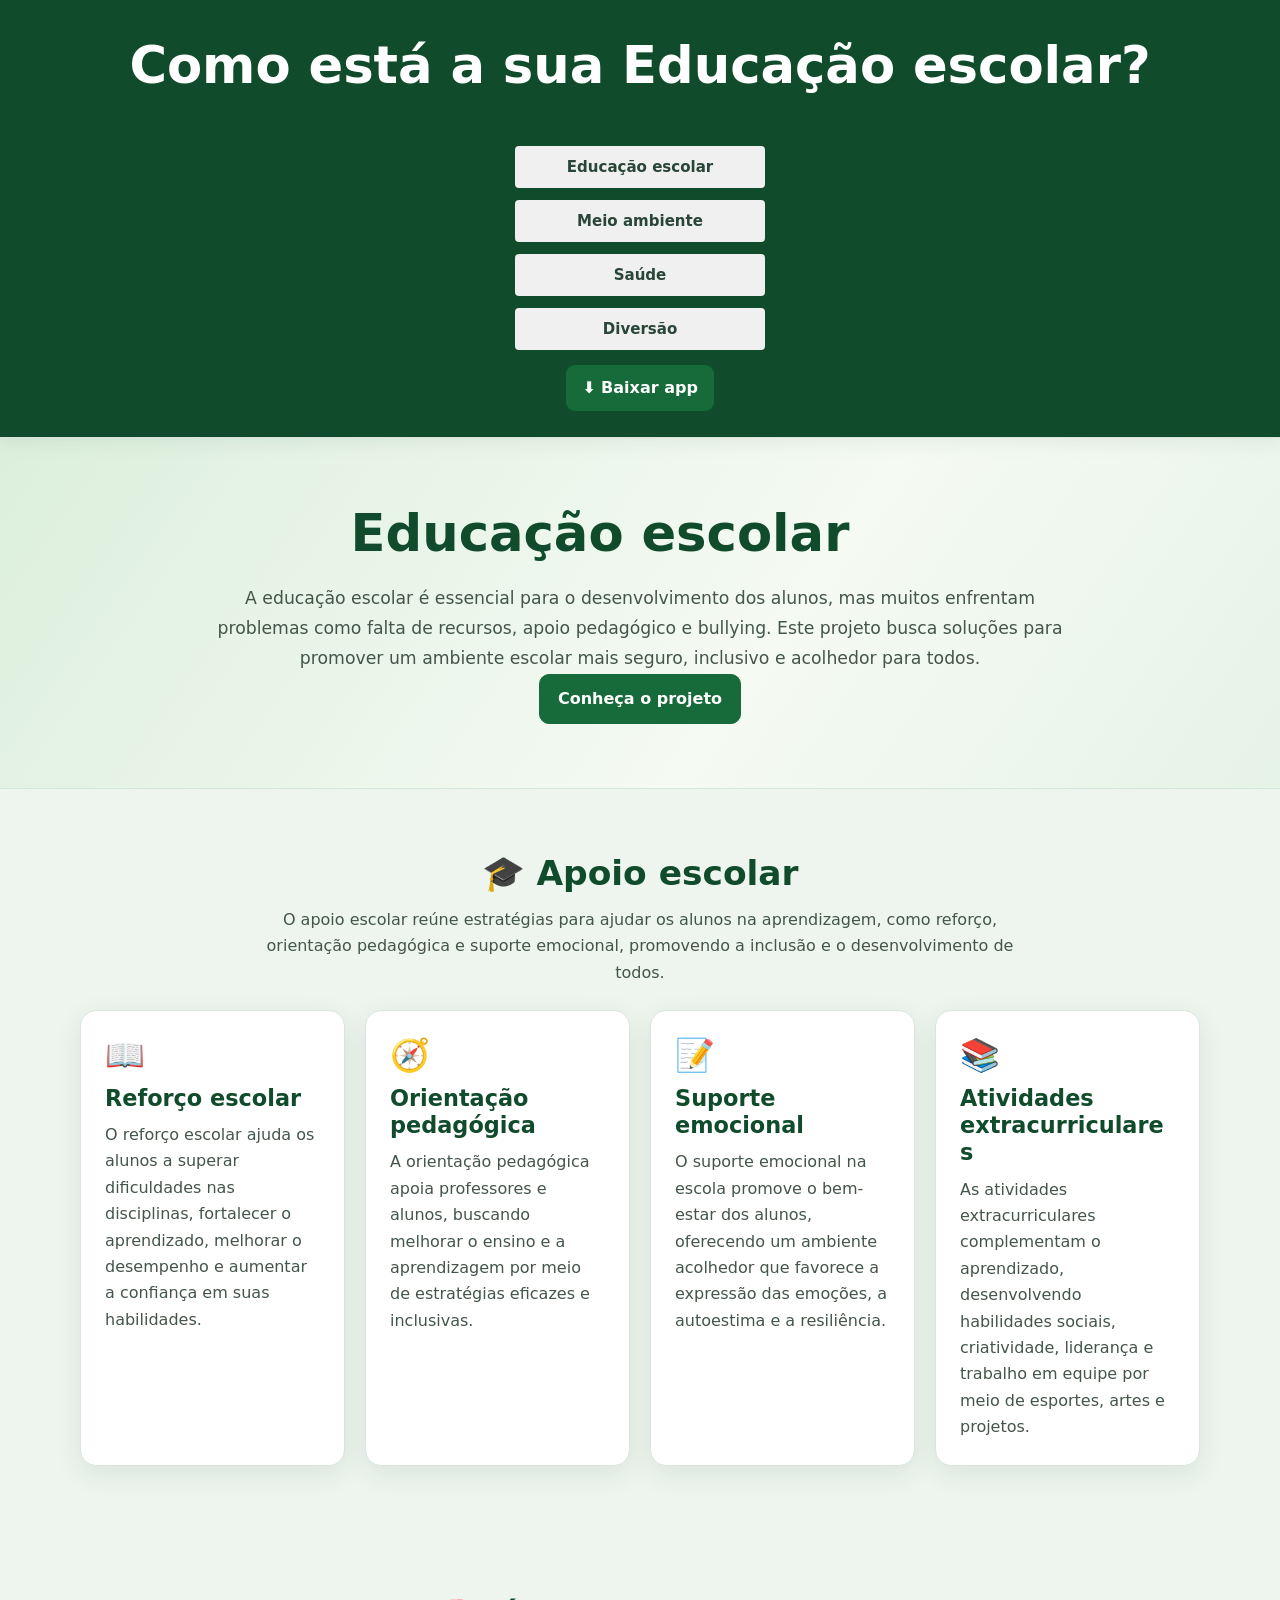
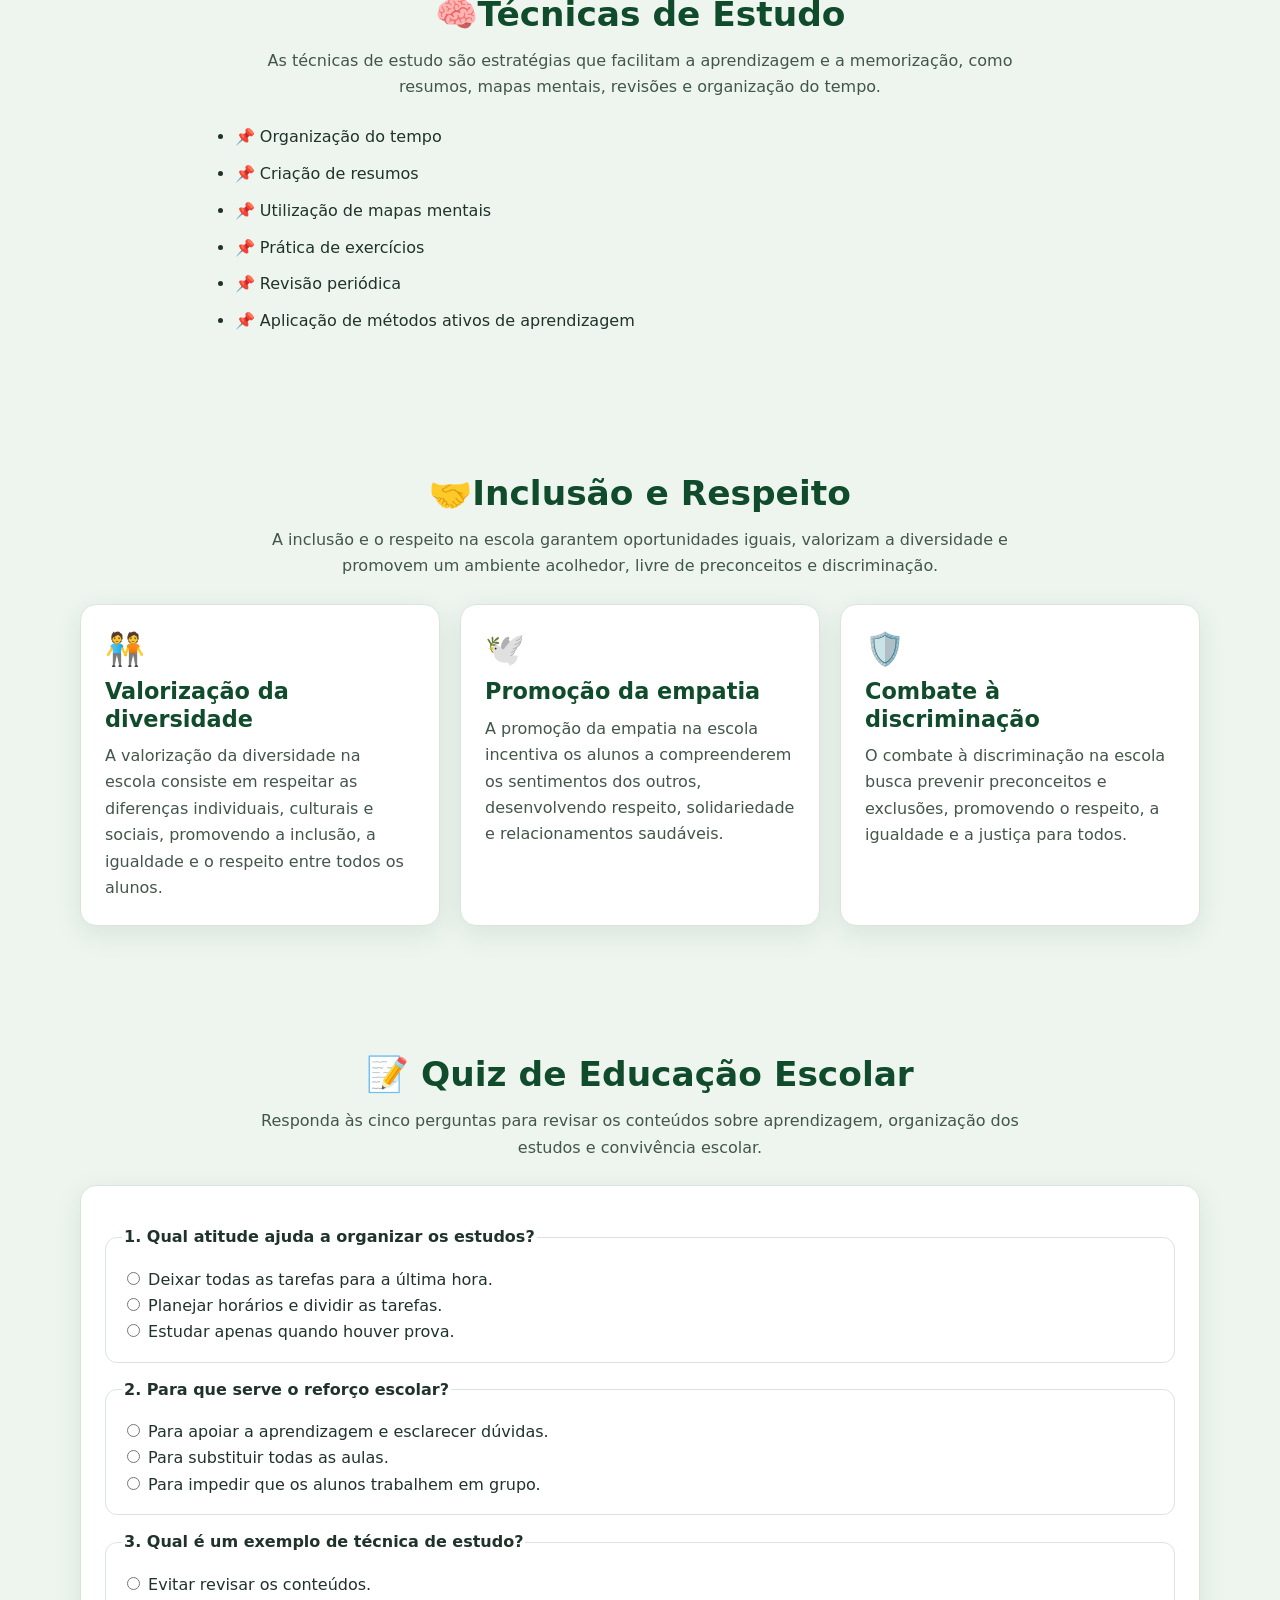
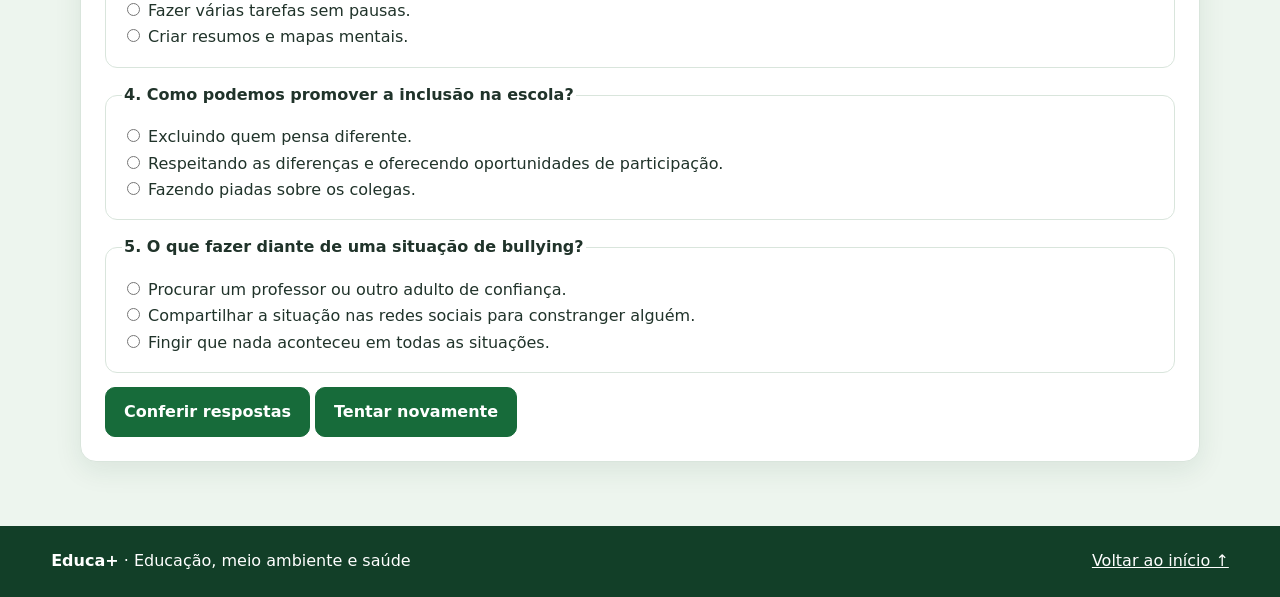
<file: index.html>
<!DOCTYPE html>
<html lang="pt-br">
<head>
    <meta charset="UTF-8">
    <meta name="viewport" content="width=device-width, initial-scale=1.0">
    <title>Educa+| Educação Escolar, Saúde e Meio Ambiente</title>
    <meta name="theme-color" content="#108616">
  <link rel="stylesheet" href="style.css">
    <style>
      /* Ajustes somente para telas pequenas; style.css permanece intacto. */
      @media (max-width: 600px) {
        header { padding: 12px 4%; }
        .topo { gap: 12px; }
        .logo { font-size: 21px; line-height: 1.3; overflow-wrap: anywhere; }
        nav { display: flex; flex-wrap: wrap; justify-content: center; gap: 6px; }
        nav a { margin: 3px; font-size: 14px; }
        .install-area { margin-top: 12px; }
        .app { min-height: auto; padding: 42px 5%; }
        .app h1 { font-size: clamp(28px, 8vw, 36px); line-height: 1.2; }
        .app p { font-size: 17px; line-height: 1.55; }
        section { padding: 42px 5%; }
        .titulo { padding: 12px; overflow-wrap: anywhere; }
        .titulo h2 { font-size: clamp(24px, 6.5vw, 30px); line-height: 1.25; }
        .titulo p, .card p { font-size: 16px; line-height: 1.55; }
        .cards { grid-template-columns: minmax(0, 1fr); gap: 16px; }
        .card { min-width: 0; padding: 20px; overflow-wrap: anywhere; }
        .tecnica li { overflow-wrap: anywhere; }
      }
    </style>
    <link rel="manifest" href="manifest.json">
</head>
<body>
<a class="ecoplay-skip-link" href="#conteudo-principal">Pular para o conteúdo</a>
      <header>
    <h1>Como está a sua Educação escolar?</h1>
    
    <nav>
        <a href="index.html">Educação escolar</a>
        <a href="meio_ambiente.html">Meio ambiente</a>
        <a href="saude.html">Saúde</a>
        <a href="diversao.html">Diversão</a>
    </nav>
        <div class="install-area">
                <button class="install-button" id="installAppButton" type="button">⬇️ Baixar app</button>
                <p class="install-message" id="installAppMessage" aria-live="polite"></p>
            </div>
      </header>
            <section class="app" id="conteudo-principal">
                <div class="titulo">
                    <h1>
                    Educação escolar
                   </h1>
                    <p>A educação escolar é essencial para o desenvolvimento dos alunos, mas muitos enfrentam 
                      problemas como falta de recursos, apoio pedagógico e bullying. Este projeto busca soluções
                       para promover um ambiente escolar mais seguro, inclusivo e acolhedor para todos.
                </p>
                <a href="#apoio" class="botao">Conheça o projeto</a>
               </div>
            </section>

            <section id="apoio">
                <div class="titulo">
                    <h2>
                     🎓 Apoio escolar
                   </h2>

                    <p>O apoio escolar reúne estratégias para ajudar os alunos na 
                      aprendizagem, como reforço, orientação pedagógica e suporte 
                      emocional, promovendo a inclusão e o desenvolvimento de todos.
                </p>
               </div>
               <div class="cards">
                <div class="card">
                    <div class="emoji">📖</div>
                    <h3> Reforço escolar</h3>
                    <p>O reforço escolar ajuda os alunos a superar dificuldades nas 
                      disciplinas, fortalecer o aprendizado, melhorar o desempenho e 
                      aumentar a confiança em suas habilidades.</p>
                </div>
                <div class="card">
                    <div class="emoji">🧭</div>
                    <h3>Orientação pedagógica</h3>
                    <p>A orientação pedagógica apoia professores e alunos, buscando melhorar o ensino e a aprendizagem por meio de estratégias eficazes e inclusivas.</p>
                </div>
                <div class="card">
                    <div class="emoji">📝</div>
                    <h3> Suporte emocional</h3>
                    <p>O suporte emocional na escola promove o bem-estar dos alunos, oferecendo um ambiente acolhedor que favorece a expressão das emoções, a autoestima e a resiliência.</p>
                </div>
                <div class="card">
                    <div class="emoji">📚</div>
                    <h3>Atividades extracurriculares</h3>
                    <p>As atividades extracurriculares complementam o aprendizado, desenvolvendo habilidades sociais, criatividade, liderança e trabalho em equipe por meio de esportes, artes e projetos.</p>
                </div>
               </div>
            </section>
            <section id="estudo">
              <div class="titulo">
                <h2>🧠Técnicas de Estudo</h2>
                <p>As técnicas de estudo são estratégias que facilitam a aprendizagem e a memorização, como resumos, mapas mentais, revisões e organização do tempo.</p>
              </div>
              <ul class="tecnica">
                <div class="tecnica">
                  <li>📌 Organização do tempo</li>
                </div>
                <div class="tecnica">
                  <li>📌 Criação de resumos</li>
                </div>
                <div class="tecnica">
                  <li>📌 Utilização de mapas mentais</li>
                </div>
                <div class="tecnica">
                  <li>📌 Prática de exercícios</li>
                </div>
                <div class="tecnica">
                  <li>📌 Revisão periódica</li>
                </div>
                <div class="tecnica">
                  <li>📌 Aplicação de métodos ativos de aprendizagem</li>
                </div>
              </ul>
            </section>
            <section id="motivacao">
              <div class="titulo">
                <h2>🤝Inclusão e Respeito</h2>
                <p>A inclusão e o respeito na escola garantem oportunidades iguais, valorizam a diversidade e promovem um ambiente acolhedor, livre de preconceitos e discriminação.</p>
              </div>
              <div class="cards">
                <div class="card">
                    <div class="emoji">🧑‍🤝‍🧑</div>
                  <h3>Valorização da diversidade</h3>
                  <p>A valorização da diversidade na escola consiste em respeitar as diferenças individuais, culturais e sociais, promovendo a inclusão, a igualdade e o respeito entre todos os alunos.</p>
                </div>
                <div class="card">
                    <div class="emoji">🕊️</div>
                  <h3>Promoção da empatia</h3>
                  <p>A promoção da empatia na escola incentiva os alunos a compreenderem os sentimentos dos outros, desenvolvendo respeito, solidariedade e relacionamentos saudáveis.</p>
                </div>
                <div class="card">
                    <div class="emoji">🛡️</div>
                  <h3>Combate à discriminação</h3>
                  <p>O combate à discriminação na escola busca prevenir preconceitos e exclusões, promovendo o respeito, a igualdade e a justiça para todos.</p>
                </div>
            </section>

            <section id="quiz-educacao">
              <div class="titulo">
                <h2>📝 Quiz de Educação Escolar</h2>
                <p>Responda às cinco perguntas para revisar os conteúdos sobre aprendizagem, organização dos estudos e convivência escolar.</p>
              </div>

              <form id="educationQuiz" class="card">
                <fieldset>
                  <legend><strong>1. Qual atitude ajuda a organizar os estudos?</strong></legend>
                  <label><input type="radio" name="q1" value="a"> Deixar todas as tarefas para a última hora.</label><br>
                  <label><input type="radio" name="q1" value="b"> Planejar horários e dividir as tarefas.</label><br>
                  <label><input type="radio" name="q1" value="c"> Estudar apenas quando houver prova.</label>
                </fieldset>

                <fieldset>
                  <legend><strong>2. Para que serve o reforço escolar?</strong></legend>
                  <label><input type="radio" name="q2" value="a"> Para apoiar a aprendizagem e esclarecer dúvidas.</label><br>
                  <label><input type="radio" name="q2" value="b"> Para substituir todas as aulas.</label><br>
                  <label><input type="radio" name="q2" value="c"> Para impedir que os alunos trabalhem em grupo.</label>
                </fieldset>

                <fieldset>
                  <legend><strong>3. Qual é um exemplo de técnica de estudo?</strong></legend>
                  <label><input type="radio" name="q3" value="a"> Evitar revisar os conteúdos.</label><br>
                  <label><input type="radio" name="q3" value="b"> Fazer várias tarefas sem pausas.</label><br>
                  <label><input type="radio" name="q3" value="c"> Criar resumos e mapas mentais.</label>
                </fieldset>

                <fieldset>
                  <legend><strong>4. Como podemos promover a inclusão na escola?</strong></legend>
                  <label><input type="radio" name="q4" value="a"> Excluindo quem pensa diferente.</label><br>
                  <label><input type="radio" name="q4" value="b"> Respeitando as diferenças e oferecendo oportunidades de participação.</label><br>
                  <label><input type="radio" name="q4" value="c"> Fazendo piadas sobre os colegas.</label>
                </fieldset>

                <fieldset>
                  <legend><strong>5. O que fazer diante de uma situação de bullying?</strong></legend>
                  <label><input type="radio" name="q5" value="a"> Procurar um professor ou outro adulto de confiança.</label><br>
                  <label><input type="radio" name="q5" value="b"> Compartilhar a situação nas redes sociais para constranger alguém.</label><br>
                  <label><input type="radio" name="q5" value="c"> Fingir que nada aconteceu em todas as situações.</label>
                </fieldset>

                <p>
                  <button class="botao" type="submit">Conferir respostas</button>
                  <button class="botao" type="reset">Tentar novamente</button>
                </p>
                <p id="educationQuizResult" role="status" aria-live="polite"></p>
                <div id="educationQuizFeedback" hidden></div>
              </form>
            </section>


              <footer class="ecoplay-footer">
  <p><strong>Educa+</strong> · Educação, meio ambiente e saúde</p>
  <a href="#conteudo-principal">Voltar ao início ↑</a>
</footer>

    <script>
    (function () {
      const form = document.getElementById('educationQuiz');
      const result = document.getElementById('educationQuizResult');
      const feedback = document.getElementById('educationQuizFeedback');
      if (!form || !result || !feedback) return;

      const answers = { q1: 'b', q2: 'a', q3: 'c', q4: 'b', q5: 'a' };
      const explanations = [
        'Planejar horários e dividir tarefas torna os estudos mais organizados.',
        'O reforço escolar ajuda a esclarecer dúvidas e fortalecer a aprendizagem.',
        'Resumos e mapas mentais ajudam a organizar e revisar informações.',
        'A inclusão envolve respeito às diferenças e participação de todos.',
        'Procurar um adulto de confiança ajuda a obter apoio para lidar com o bullying.'
      ];

      form.addEventListener('submit', function (event) {
        event.preventDefault();
        let score = 0;
        let unanswered = false;

        Object.keys(answers).forEach(function (key) {
          const selected = form.querySelector('input[name="' + key + '"]:checked');
          if (!selected) unanswered = true;
          else if (selected.value === answers[key]) score++;
        });

        if (unanswered) {
          result.textContent = 'Responda às cinco perguntas antes de conferir o resultado.';
          feedback.hidden = true;
          feedback.textContent = '';
          return;
        }

        result.textContent = 'Resultado: ' + score + ' de 5 respostas corretas.';
        feedback.hidden = false;
        const list = document.createElement('ol');
        explanations.forEach(function (explanation) {
          const item = document.createElement('li');
          item.textContent = explanation;
          list.appendChild(item);
        });

        feedback.replaceChildren();
        const heading = document.createElement('h3');
        heading.textContent = 'Revisão das respostas';
        const message = document.createElement('p');
        message.textContent = score === 5
          ? 'Excelente! Você demonstrou que compreendeu os temas.'
          : score >= 3
            ? 'Bom trabalho! Leia as explicações e tente novamente se quiser.'
            : 'Continue estudando os conteúdos da página e tente novamente.';
        feedback.append(heading, list, message);
      });

      form.addEventListener('reset', function () {
        result.textContent = '';
        feedback.hidden = true;
        feedback.textContent = '';
      });
    })();
    </script>


    <script src="./pwa.js" defer></script>
</body>
</html>
</file>
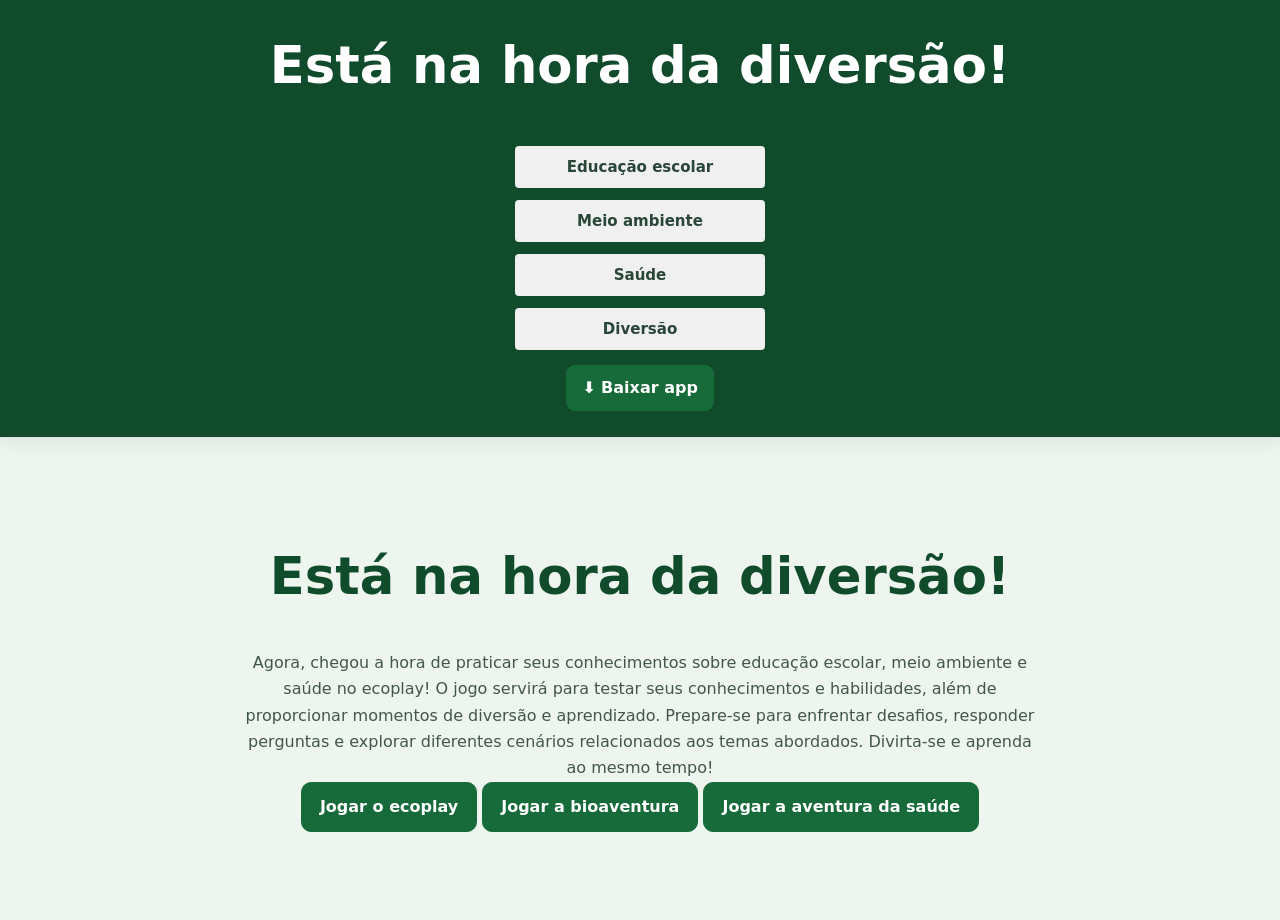
<file: diversao.html>
<!DOCTYPE html>
<html lang="pt-br">
<head>
    <meta charset="UTF-8">
    <meta name="viewport" content="width=device-width, initial-scale=1.0">
    <title>Diversão</title>
    <link rel="manifest" href="manifest.json">
    <meta name="theme-color" content="#1b5e20">
    <link rel="stylesheet" href="style.css">
</head>
<body>
<a class="ecoplay-skip-link" href="#conteudo-principal">Pular para o conteúdo</a>
     <header>
    <h1>Está na hora da diversão!</h1>
    
    <nav>
        <a href="index.html">Educação escolar</a>
        <a href="meio_ambiente.html">Meio ambiente</a>
        <a href="saude.html">Saúde</a>
        <a href="diversao.html">Diversão</a>
    </nav>
        <div class="install-area">
                <button class="install-button" id="installAppButton" type="button">⬇️ Baixar app</button>
                <p class="install-message" id="installAppMessage" aria-live="polite"></p>
            </div>
      </header>
    <main id="conteudo-principal"><section id="diversao">
            <div class="titulo">
            <h1>Está na hora da diversão!</h1>
            <p>Agora, chegou a hora de praticar seus conhecimentos sobre educação escolar, meio ambiente e saúde no ecoplay! O jogo servirá
               para testar seus conhecimentos e habilidades, além de proporcionar momentos de diversão e aprendizado. Prepare-se para enfrentar desafios, responder 
               perguntas e explorar diferentes cenários relacionados aos temas abordados. Divirta-se e aprenda ao mesmo tempo!
            </p>
            <a href="ecoplay.html" class="botao">Jogar o ecoplay</a>
            <a href="bioaventura.html" class="botao">Jogar a bioaventura</a>
            <a href="aventura_da_aventura.html" class="botao">Jogar a aventura da saúde</a>
            </div>
            
    <script src="pwa.js" defer></script>
</main>
</body>
</html>
</file>
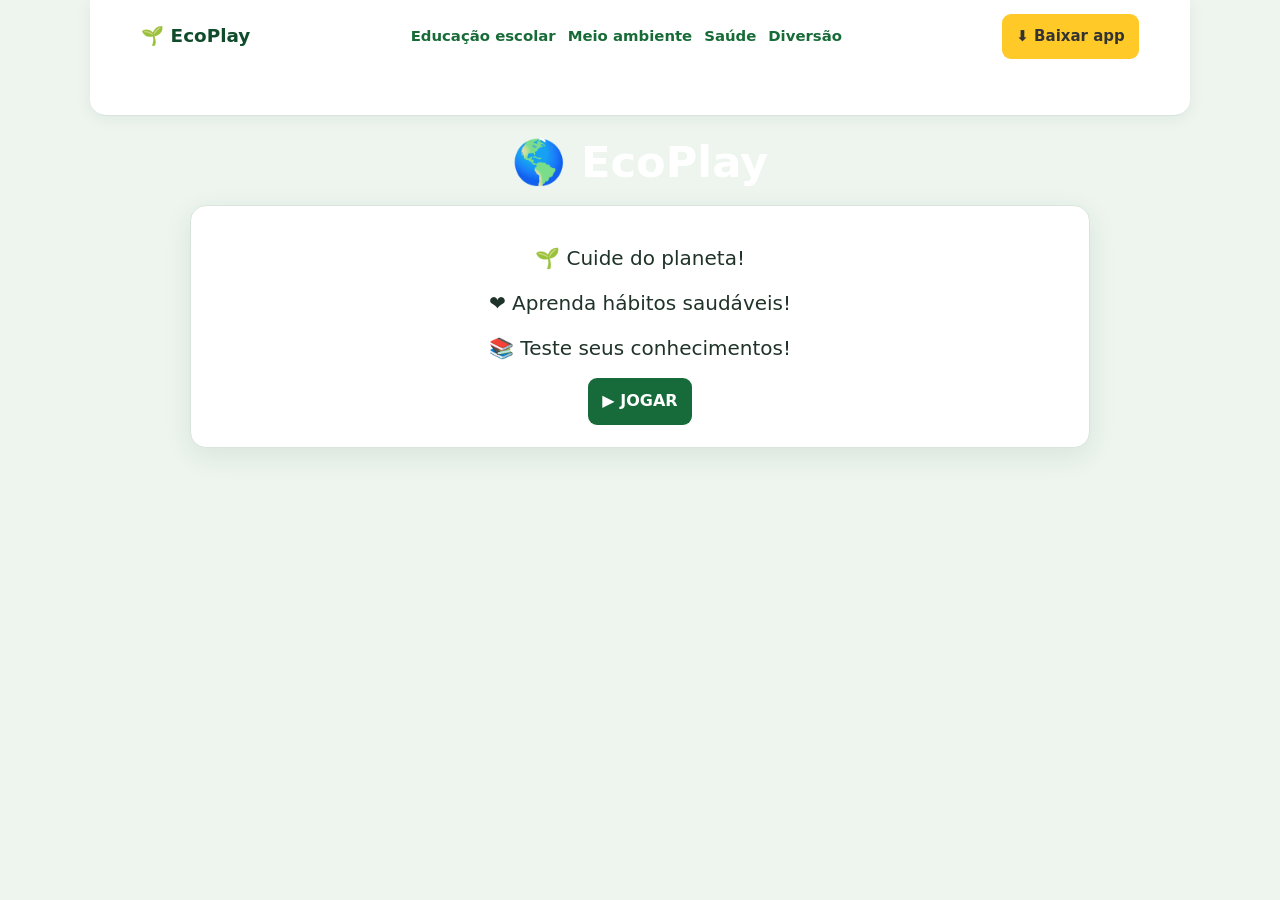
<file: ecoplay.html>
<!DOCTYPE html>
<html lang="pt-BR">
<head>
  <meta charset="UTF-8">
  <meta name="viewport" content="width=device-width, initial-scale=1">
  <meta name="theme-color" content="#1b5e20">
  <meta name="description" content="EcoPlay: um jogo educativo sobre meio ambiente, saúde e conhecimentos gerais.">
  <title>EcoPlay 🌎</title>
  <link rel="manifest" href="manifest.json">
  
  <style>
    * { box-sizing: border-box; margin: 0; padding: 0; }
    body {
      background: linear-gradient(135deg, #1b5e20, #81c784);
      min-height: 100vh; padding: 22px 0; font-family: Arial, sans-serif;
      display: flex; justify-content: center; align-items: center; color: white;
    }
    #app { width: 95%; max-width: 900px; text-align: center; }
    h1 { font-size: 42px; margin-bottom: 14px; }
    .install-area { margin: 0 0 18px; }
    #installAppButton { background: #ffca28; color: #333; }
    #installAppMessage { margin-top: 8px; font-size: 14px; min-height: 18px; }
    #menu, .panel {
      background: rgba(0,0,0,.5); padding: 30px; border-radius: 20px;
    }
    #menu p { font-size: 20px; margin: 15px; }
    button {
      border: none; border-radius: 12px; padding: 14px 24px; font-size: 18px;
      cursor: pointer; background: #ffca28; color: #333; font-weight: bold;
      touch-action: manipulation;
    }
  h1 {
    color: black; }
    button:hover { background: #ffd95a; }
    button:focus-visible { outline: 3px solid white; outline-offset: 3px; }
    #jogoArea { display: none; }
    #placar {
      display: flex; justify-content: space-between; gap: 10px; flex-wrap: wrap;
      background: rgba(0,0,0,.5); padding: 12px 20px; border-radius: 12px 12px 0 0;
      font-size: 20px;
    }
    canvas {
      width: 100%; height: auto; background: #7bd35a; border: 4px solid white;
      display: block; margin: auto; touch-action: none;
    }
    #controles {
      margin: 15px auto 0; display: grid; grid-template-columns: repeat(3, 64px);
      justify-content: center; gap: 8px; user-select: none;
    }
    #controles button {
      padding: 8px; width: 64px; height: 56px; background: #fff; font-size: 22px;
      touch-action: none;
    }
    #baixo { grid-column: 2; }
    #mensagem { margin-top: 15px; font-size: 18px; min-height: 24px; }
    #perguntaArea { display:none; margin-top: 18px; }
    #perguntaTexto { font-size: 20px; margin-bottom: 16px; }
    .opcoes { display:flex; flex-wrap:wrap; justify-content:center; gap:10px; }
    .opcoes button { min-width: 100px; }
    #feedback { min-height:24px; margin:14px 0; font-weight:bold; }
    .acoes { display:flex; justify-content:center; flex-wrap:wrap; gap:10px; margin-top:16px; }
    @media (max-width: 600px) {
      h1 { font-size: 32px;}
      #menu, .panel { padding: 22px 14px; }
      #menu p { font-size: 18px; }
      #placar { font-size: 16px; padding: 10px; }
      button { font-size: 16px; padding: 12px 18px; }
    }
  

/* Ajustes exclusivos desta página: preservam o style.css compartilhado e o jogo. */
html { min-width: 0; }
body { display:block; width:100%; min-width:0; min-height:100vh; margin:0; padding:0 0 28px; overflow-x:hidden; background:linear-gradient(135deg,#1b5e20,#81c784); }
.ecoplay-site-header { position:relative; z-index:5; display:flex; align-items:center; justify-content:space-between; flex-wrap:wrap; gap:12px; width:min(100% - 28px,1100px); margin:0 auto 22px; padding:14px 18px; border-radius:0 0 16px 16px; background:#fff; color:#174d2a; box-shadow:0 4px 16px rgba(0,0,0,.12); }
.ecoplay-brand { display:inline-flex; align-items:center; min-width:105px; min-height:38px; color:#176b37; text-decoration:none; font-size:1.15rem; font-weight:800; }
.ecoplay-brand::before { content:"🌱 EcoPlay"; }
.ecoplay-nav { display:flex; align-items:center; justify-content:center; flex-wrap:wrap; gap:8px 14px; }
.ecoplay-site-header .ecoplay-nav a { color:#176b37; text-decoration:none; font-weight:700; padding:7px 4px; }
.ecoplay-site-header .ecoplay-nav a:hover,.ecoplay-site-header .ecoplay-nav a:focus-visible { text-decoration:underline; }
.ecoplay-site-header #installAppButton { flex:0 0 auto; padding:10px 14px; font-size:15px; background:#ffca28; color:#333; }
.ecoplay-install-message { flex-basis:100%; margin:0; color:#285438; font-size:13px; text-align:right; }
.ecoplay-skip-link { position:absolute; top:-100px; left:12px; z-index:100; padding:10px 14px; background:#fff; color:#174d2a; border-radius:8px; }
.ecoplay-skip-link:focus { top:12px; }
#app { width:min(100% - 28px,900px); max-width:900px; margin:0 auto; text-align:center; }
#app > h1 { color:#fff; font-size:clamp(2rem,5vw,2.8rem); line-height:1.15; margin:0 0 18px; overflow-wrap:anywhere; }
#menu,#jogoArea,#jogoArea .panel { width:100%; min-width:0; border:1px solid rgba(255,255,255,.22); box-shadow:0 10px 28px rgba(0,0,0,.14); }
#menu { padding:clamp(18px,4vw,32px); }
#menu p { line-height:1.5; }
#jogoArea { margin:0 auto; }
#placar { width:100%; align-items:center; justify-content:space-around; border-radius:14px 14px 0 0; line-height:1.4; }
#jogo { display:block; width:100%; height:auto; aspect-ratio:8 / 5; max-width:100%; border-width:3px; }
#controles { margin-bottom:6px; }
#mensagem,#feedback { line-height:1.5; overflow-wrap:anywhere; }
#perguntaArea { margin-top:16px; text-align:center; }
#perguntaTexto { line-height:1.45; overflow-wrap:anywhere; }
.opcoes button { max-width:100%; white-space:normal; overflow-wrap:anywhere; }
.acoes button { min-height:44px; }
#jogoArea button:disabled { opacity:.65; cursor:not-allowed; }
@media (max-width:640px) {
 body { padding-bottom:18px; }
 .ecoplay-site-header { width:100%; margin-bottom:18px; padding:12px 14px; border-radius:0 0 14px 14px; justify-content:center; }
 .ecoplay-brand { justify-content:center; }
 .ecoplay-nav { width:100%; gap:6px 12px; }
 .ecoplay-site-header .ecoplay-nav a { font-size:14px; }
 .ecoplay-site-header #installAppButton { width:auto; min-height:42px; }
 .ecoplay-install-message { text-align:center; }
 #app { width:calc(100% - 20px); }
 #menu,#jogoArea .panel { padding:18px 12px; }
 #menu p { margin:10px 0; }
 #placar { display:grid; grid-template-columns:repeat(2,minmax(0,1fr)); gap:8px; font-size:14px; padding:10px 8px; }
 #placar span:last-child { grid-column:1 / -1; }
 #controles { grid-template-columns:repeat(3,minmax(48px,60px)); gap:7px; }
 #controles button { width:100%; height:52px; padding:5px; }
 .opcoes { display:grid; grid-template-columns:1fr; }
 .opcoes button { width:100%; min-width:0; text-align:left; }
 .acoes { display:grid; grid-template-columns:1fr; }
 .acoes button { width:100%; }
}
@media (prefers-reduced-motion:reduce) { html { scroll-behavior:auto; } }
  </style>
    <link rel="stylesheet" href="style.css">
</head>
<body>
<div class="ecoplay-site-header">
  <a class="ecoplay-brand" href="index.html" aria-label="EcoPlay - página inicial"></a>
  <nav class="ecoplay-nav" aria-label="Navegação principa">
    <a href="index.html">Educação escolar</a>
    <a href="meio_ambiente.html">Meio ambiente</a>
    <a href="saude.html">Saúde</a>
    <a href="diversao.html">Diversão</a>
  </nav>
  <button class="install-button" id="installAppButton" type="button">⬇️ Baixar app</button>
  <p class="ecoplay-install-message" id="installAppMessage" aria-live="polite"></p>
</div>
<a class="ecoplay-skip-link" href="#conteudo-principal">Pular para o conteúdo</a>
<div id="app">
  <h1 id="conteudo-principal">🌎 EcoPlay</h1>
<section id="menu">
    <p>🌱 Cuide do planeta!</p>
    <p>❤️ Aprenda hábitos saudáveis!</p>
    <p>📚 Teste seus conhecimentos!</p>
    <button id="jogarBtn" type="button">▶️ JOGAR</button>
  </section>

  <section id="jogoArea">
    <div id="placar">
      <span>⭐ Pontos: <strong id="pontos">0</strong></span>
      <span>🎮 Fase: <strong id="fase">1</strong>/3</span>
      <span>📦 Restam: <strong id="restantes">10</strong></span>
    </div>
    <canvas id="jogo" width="800" height="500" aria-label="Área do jogo EcoPlay"></canvas>
    <div id="controles" aria-label="Controles direcionais">
      <div></div><button type="button" data-key="ArrowUp" aria-label="Mover para cima">⬆️</button><div></div>
      <button type="button" data-key="ArrowLeft" aria-label="Mover para esquerda">⬅️</button>
      <button id="baixo" type="button" data-key="ArrowDown" aria-label="Mover para baixo">⬇️</button>
      <button type="button" data-key="ArrowRight" aria-label="Mover para direita">➡️</button>
    </div>
    <p id="mensagem" aria-live="polite">Use as setas ou WASD para movimentar 🙂</p>

    <section id="perguntaArea" class="panel">
      <p id="perguntaTexto"></p>
      <div id="opcoes" class="opcoes"></div>
      <p id="feedback" aria-live="polite"></p>
    </section>
    <div class="acoes">
      <button id="reiniciarBtn" type="button">🔄 Reiniciar</button>
      <button id="menuBtn" type="button">🏠 Menu</button>
    </div>
  </section>
</div>

<script>
(() => {
  "use strict";
  const canvas = document.getElementById("jogo");
  const ctx = canvas.getContext("2d");
  const $ = id => document.getElementById(id);

  let pontos = 0, fase = 1, jogoTerminado = false, jogoIniciado = false;
  let animationId = null, teclas = Object.create(null), objetos = [];
  let perguntaAtual = 0, perguntasRespondidas = false;

  const jogador = { x: 380, y: 230, tamanho: 32, velocidade: 4.5 };
  const perguntas = [
    { texto: "Qual atitude ajuda o meio ambiente?", opcoes: ["A) Jogar lixo no chão", "B) Reciclar", "C) Desperdiçar água"], correta: 1, explicacao: "Reciclar ajuda a reduzir o lixo e reaproveitar materiais." },
    { texto: "Qual hábito ajuda a manter o corpo hidratado?", opcoes: ["A) Beber água", "B) Nunca beber água", "C) Trocar água por refrigerante sempre"], correta: 0, explicacao: "Beber água regularmente ajuda o corpo a funcionar bem." },
    { texto: "Qual atitude economiza energia?", opcoes: ["A) Deixar luzes acesas sem necessidade", "B) Abrir a geladeira por muito tempo", "C) Apagar a luz ao sair"], correta: 2, explicacao: "Apagar as luzes quando não são necessárias evita desperdício." }
  ];

  function atualizarPlacar() {
    $("pontos").textContent = pontos;
    $("fase").textContent = fase;
    $("restantes").textContent = fase === 3 ? Math.max(0, perguntas.length - perguntaAtual) : objetos.length;
  }

  function posicaoLivre() {
    let x, y, tentativas = 0, sobreposto;
    do {
      x = 45 + Math.random() * (canvas.width - 90);
      y = 70 + Math.random() * (canvas.height - 110);
      sobreposto = Math.abs(x - jogador.x) < 65 && Math.abs(y - jogador.y) < 65;
      tentativas++;
    } while (sobreposto && tentativas < 30);
    return { x, y };
  }

  function criarObjetos() {
    objetos = [];
    let tipos = [];
    if (fase === 1) tipos = Array(10).fill("lixo");
    if (fase === 2) tipos = [...Array(5).fill("fruta"), ...Array(3).fill("agua"), ...Array(3).fill("ruim")];
    objetos = tipos.map(tipo => ({ ...posicaoLivre(), tamanho: 30, tipo }));
    atualizarPlacar();
  }

  function desenharFundo() {
    ctx.fillStyle = "#7bd35a";
    ctx.fillRect(0, 0, canvas.width, canvas.height);
    ctx.font = "40px Arial";
    ctx.fillText("🌳", 18, 80); ctx.fillText("🌳", 720, 100);
    ctx.fillText("🌳", 25, 460); ctx.fillText("🌳", 720, 460);
    ctx.font = "20px Arial"; ctx.fillStyle = "#146b2e";
    const titulos = { 1: "🌱 Fase 1: Cuide do meio ambiente!", 2: "❤️ Fase 2: Cuide da sua saúde!", 3: "📚 Fase 3: Teste seus conhecimentos!" };
    ctx.fillText(titulos[fase], 18, 30);
  }

  function desenharJogador() {
    ctx.font = "34px Arial";
    ctx.fillText("🙂", jogador.x, jogador.y + 29);
  }

  function desenharObjetos() {
    const emojis = { lixo: "🗑️", fruta: "🍎", agua: "💧", ruim: "🍔" };
    ctx.font = "30px Arial";
    objetos.forEach(obj => ctx.fillText(emojis[obj.tipo], obj.x, obj.y + 25));
  }

  function moverJogador() {
    if (teclas.ArrowUp || teclas.w || teclas.W) jogador.y -= jogador.velocidade;
    if (teclas.ArrowDown || teclas.s || teclas.S) jogador.y += jogador.velocidade;
    if (teclas.ArrowLeft || teclas.a || teclas.A) jogador.x -= jogador.velocidade;
    if (teclas.ArrowRight || teclas.d || teclas.D) jogador.x += jogador.velocidade;
    jogador.x = Math.max(0, Math.min(canvas.width - jogador.tamanho, jogador.x));
    jogador.y = Math.max(38, Math.min(canvas.height - jogador.tamanho, jogador.y));
  }

  function colisao(a, b) {
    return a.x < b.x + b.tamanho && a.x + a.tamanho > b.x &&
           a.y < b.y + b.tamanho && a.y + a.tamanho > b.y;
  }

  function verificarColisoes() {
    for (let i = objetos.length - 1; i >= 0; i--) {
      if (!colisao(jogador, objetos[i])) continue;
      const tipo = objetos[i].tipo;
      if (tipo === "lixo" || tipo === "fruta" || tipo === "agua") {
        pontos += 10;
        $("mensagem").textContent = tipo === "lixo" ? "♻️ Boa! Você recolheu um resíduo." :
          tipo === "fruta" ? "🍎 Boa escolha para uma alimentação variada!" : "💧 Hidratação é importante!";
      } else {
        pontos = Math.max(0, pontos - 5);
        $("mensagem").textContent = "🍔 Lembre-se: equilíbrio e variedade são importantes.";
      }
      objetos.splice(i, 1);
    }
    atualizarPlacar();
    if (objetos.length === 0) {
      if (fase === 1) {
        fase = 2; jogador.x = 380; jogador.y = 230; criarObjetos();
        $("mensagem").textContent = "🎉 Fase 1 concluída! Agora cuide da sua saúde.";
      } else if (fase === 2) {
        fase = 3; jogador.x = 380; jogador.y = 230; objetos = [];
        atualizarPlacar(); abrirPergunta();
      }
    }
  }

  function desenhar() {
    desenharFundo();
    if (fase < 3) desenharObjetos();
    desenharJogador();
  }

  function loop() {
    if (!jogoIniciado || jogoTerminado || fase === 3) {
      animationId = null;
      return;
    }
    moverJogador();
    verificarColisoes();
    desenhar();
    if (jogoIniciado && !jogoTerminado && fase < 3) animationId = requestAnimationFrame(loop);
    else animationId = null;
  }

  function iniciarJogo() {
    if (jogoIniciado && !jogoTerminado) return;
    $("menu").style.display = "none";
    $("jogoArea").style.display = "block";
    $("perguntaArea").style.display = "none";
    jogoIniciado = true; jogoTerminado = false;
    desenhar();
    if (animationId === null && fase < 3) animationId = requestAnimationFrame(loop);
  }

  function abrirPergunta() {
    if (perguntaAtual >= perguntas.length) return finalizarJogo();
    if (animationId !== null) { cancelAnimationFrame(animationId); animationId = null; }
    const p = perguntas[perguntaAtual];
    $("perguntaArea").style.display = "block";
    $("perguntaTexto").textContent = `Pergunta ${perguntaAtual + 1}/${perguntas.length}: ${p.texto}`;
    $("feedback").textContent = "";
    const opcoes = $("opcoes");
    opcoes.replaceChildren();
    p.opcoes.forEach((texto, indice) => {
      const btn = document.createElement("button");
      btn.type = "button"; btn.textContent = texto;
      btn.addEventListener("click", () => responder(indice));
      opcoes.appendChild(btn);
    });
    $("mensagem").textContent = "Escolha a resposta correta para continuar.";
    atualizarPlacar();
  }

  function responder(indice) {
    if (perguntasRespondidas) return;
    const p = perguntas[perguntaAtual];
    if (indice === p.correta) {
      pontos += 20;
      $("feedback").textContent = "✅ Correto! " + p.explicacao;
      $("feedback").style.color = "#c8ffbf";
      perguntasRespondidas = true;
      $("opcoes").querySelectorAll("button").forEach(b => b.disabled = true);
      atualizarPlacar();
      setTimeout(() => {
        perguntaAtual++;
        perguntasRespondidas = false;
        if (perguntaAtual >= perguntas.length) finalizarJogo();
        else abrirPergunta();
      }, 900);
    } else {
      pontos = Math.max(0, pontos - 5);
      $("feedback").textContent = "❌ Ainda não! Tente outra opção.";
      $("feedback").style.color = "#ffe082";
      atualizarPlacar();
    }
  }

  function finalizarJogo() {
    jogoTerminado = true; jogoIniciado = false;
    if (animationId !== null) cancelAnimationFrame(animationId);
    animationId = null;
    $("perguntaArea").style.display = "none";
    desenharFundo();
    ctx.fillStyle = "rgba(0,0,0,.82)";
    ctx.fillRect(0, 0, canvas.width, canvas.height);
    ctx.textAlign = "center"; ctx.fillStyle = "#fff";
    ctx.font = "48px Arial"; ctx.fillText("🏆 PARABÉNS!", canvas.width / 2, 170);
    ctx.font = "26px Arial"; ctx.fillText("Você completou o EcoPlay!", canvas.width / 2, 225);
    ctx.fillText("🌎 Cuidou do planeta!", canvas.width / 2, 275);
    ctx.fillText("❤️ Aprendeu sobre saúde!", canvas.width / 2, 320);
    ctx.fillText("📚 Testou seus conhecimentos!", canvas.width / 2, 365);
    ctx.font = "30px Arial"; ctx.fillText("⭐ Pontuação: " + pontos, canvas.width / 2, 425);
    ctx.textAlign = "left";
    $("mensagem").textContent = "Parabéns! Você concluiu todas as fases. Toque em Reiniciar para jogar novamente.";
    atualizarPlacar();
  }

  function reiniciar() {
    if (animationId !== null) cancelAnimationFrame(animationId);
    animationId = null; pontos = 0; fase = 1; jogoTerminado = false;
    jogoIniciado = true; perguntaAtual = 0; perguntasRespondidas = false;
    teclas = Object.create(null); jogador.x = 380; jogador.y = 230;
    $("menu").style.display = "none"; $("jogoArea").style.display = "block";
    $("perguntaArea").style.display = "none";
    $("mensagem").textContent = "Use as setas ou WASD para movimentar 🙂";
    criarObjetos(); atualizarPlacar(); desenhar();
    animationId = requestAnimationFrame(loop);
  }

  function voltarMenu() {
    if (animationId !== null) cancelAnimationFrame(animationId);
    animationId = null; jogoIniciado = false; jogoTerminado = true;
    teclas = Object.create(null);
    $("jogoArea").style.display = "none"; $("menu").style.display = "block";
  }

  document.addEventListener("keydown", event => {
    const key = event.key;
    if (["ArrowUp", "ArrowDown", "ArrowLeft", "ArrowRight", " "].includes(key)) event.preventDefault();
    teclas[key] = true;
  });
  document.addEventListener("keyup", event => { teclas[event.key] = false; });
  window.addEventListener("blur", () => { teclas = Object.create(null); });

  document.querySelectorAll("#controles button[data-key]").forEach(btn => {
    const key = btn.dataset.key;
    const down = event => { event.preventDefault(); teclas[key] = true; };
    const up = event => { event.preventDefault(); teclas[key] = false; };
    btn.addEventListener("pointerdown", down);
    btn.addEventListener("pointerup", up);
    btn.addEventListener("pointercancel", up);
    btn.addEventListener("lostpointercapture", up);
    btn.addEventListener("contextmenu", event => event.preventDefault());
  });

  $("jogarBtn").addEventListener("click", iniciarJogo);
  $("reiniciarBtn").addEventListener("click", reiniciar);
  $("menuBtn").addEventListener("click", voltarMenu);
  atualizarPlacar();

  // Registro do service worker: funciona em HTTPS ou localhost.
  if ("serviceWorker" in navigator && (location.protocol === "https:" || location.hostname === "localhost")) {
    window.addEventListener("load", () => navigator.serviceWorker.register("./service-worker.js").catch(() => {
      $("installAppMessage").textContent = "O jogo funciona no navegador; não foi possível ativar o modo offline.";
    }));
  }

})();
  let eventoInstalacao = null; const botao = document.getElementById("installAppButton"); const mensagem = document.getElementById("installAppMessage"); window.addEventListener("beforeinstallprompt", (evento) => { evento.preventDefault(); eventoInstalacao = evento; botao.hidden = false; mensagem.textContent = "Seu aplicativo está pronto para instalação."; }); botao.addEventListener("click", async () => { if (eventoInstalacao) { eventoInstalacao.prompt(); const resultado = await eventoInstalacao.userChoice; mensagem.textContent = resultado.outcome === "accepted" ? "Instalação aceita!" : "Instalação cancelada."; eventoInstalacao = null; } else { mensagem.textContent = "Se a instalação estiver disponível, abra o menu do navegador e selecione Instalar app ou Adicionar à tela inicial."; } }); window.addEventListener("appinstalled", () => { mensagem.textContent = "Aplicativo instalado com sucesso!"; botao.hidden = true; }); 
</script>

    <script src="pwa.js" defer></script>
</body>
</html>
</file>
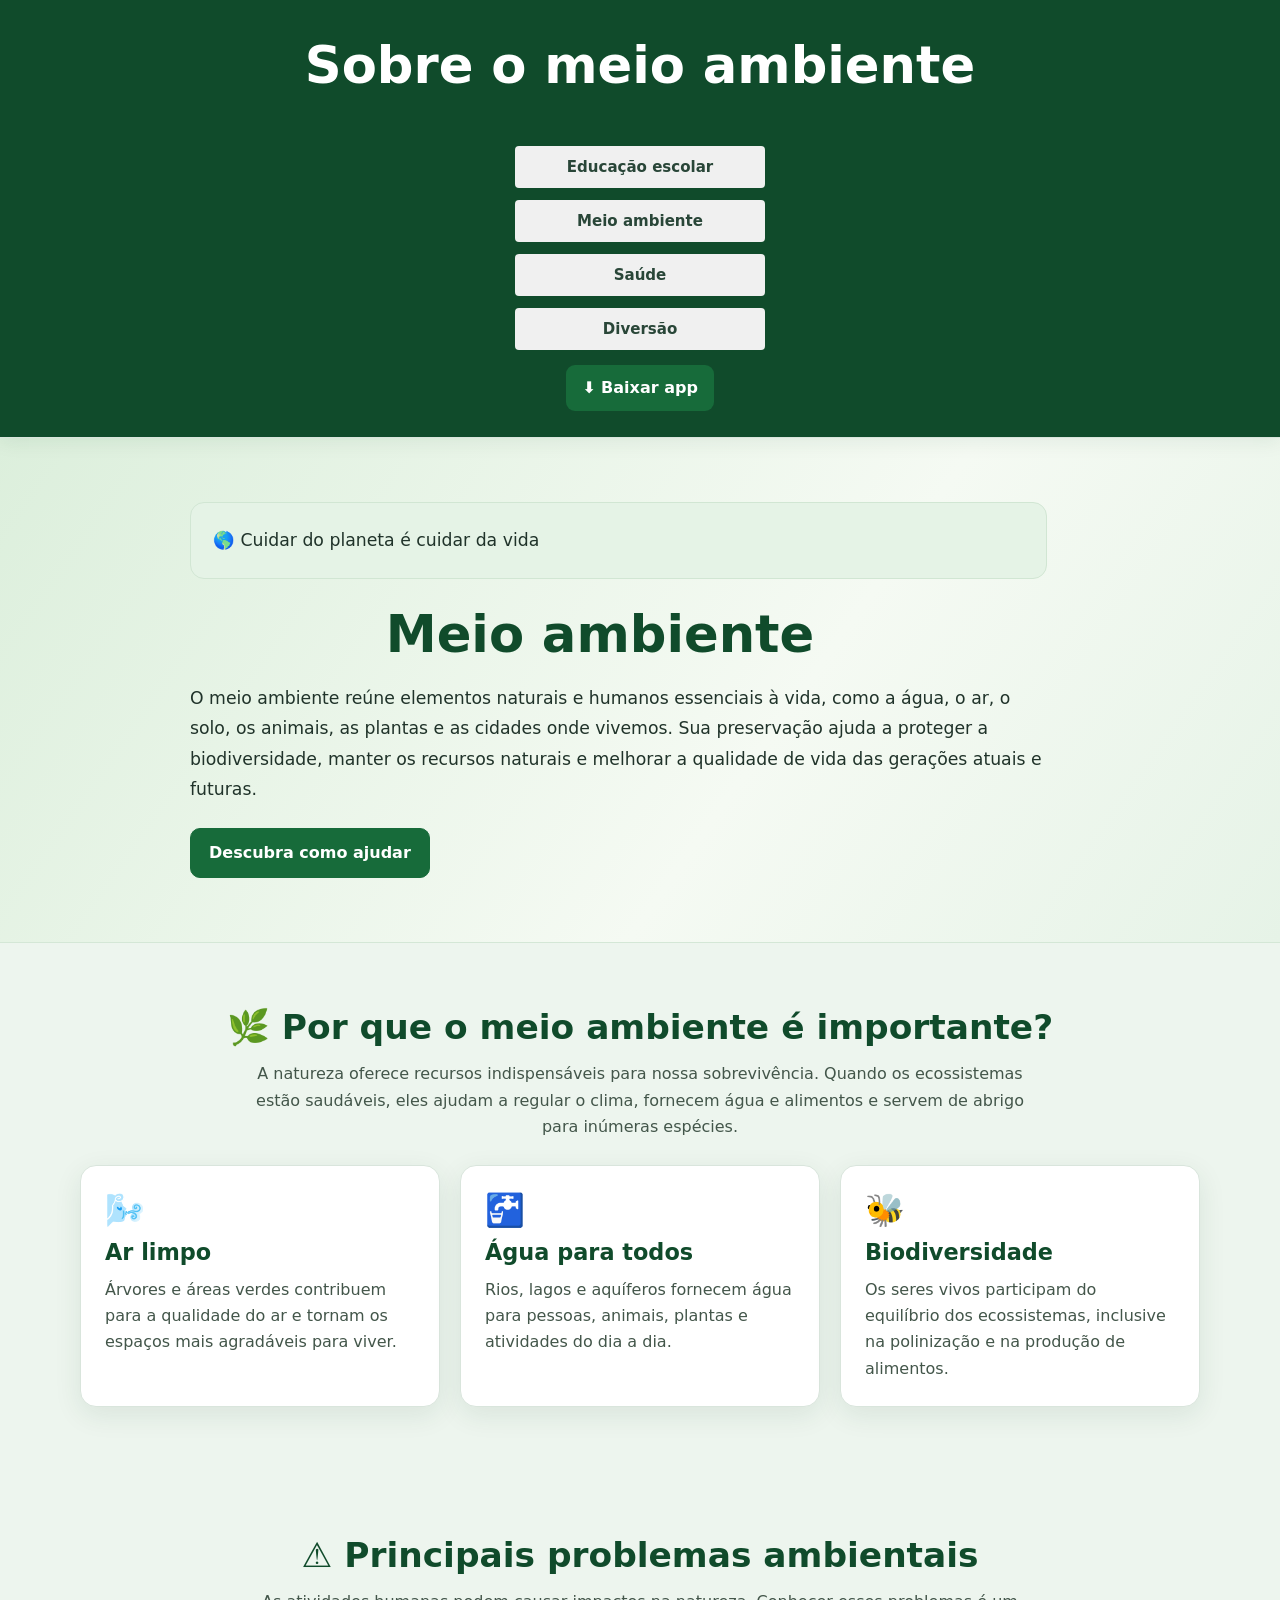
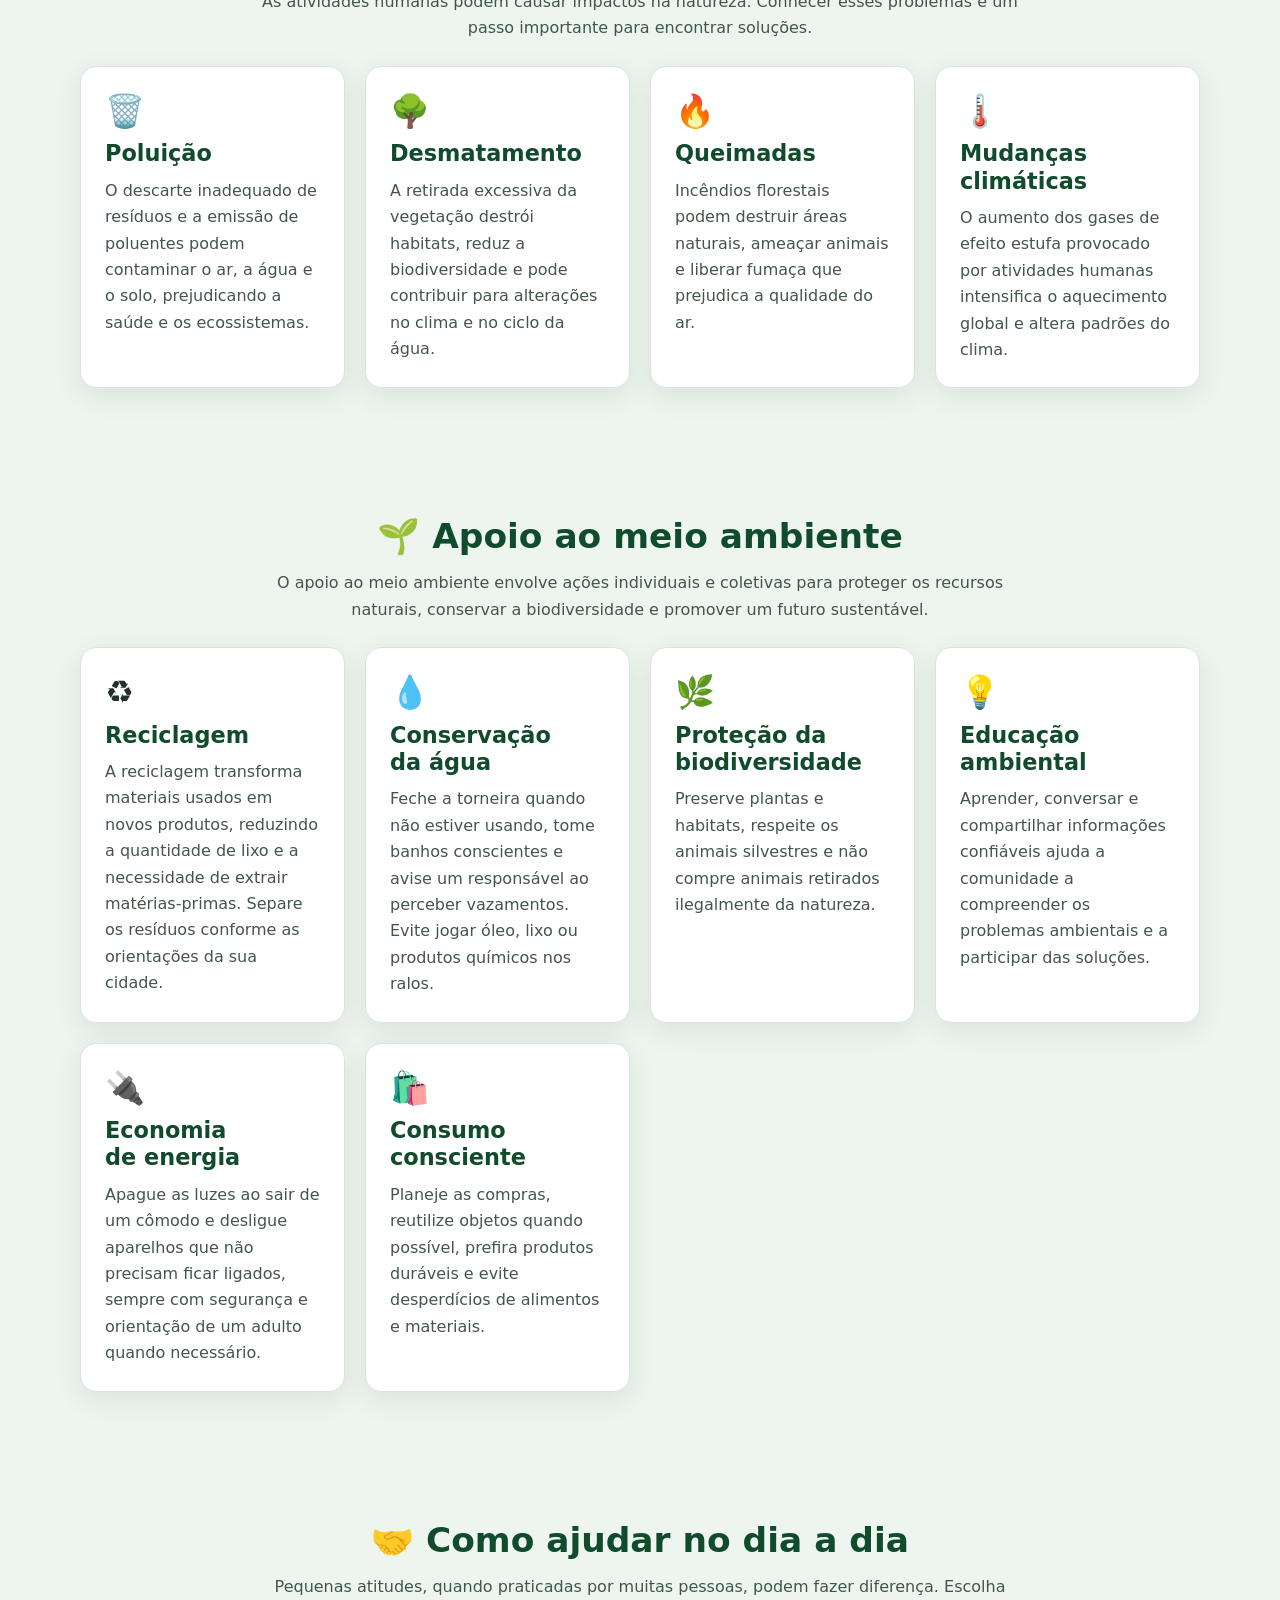
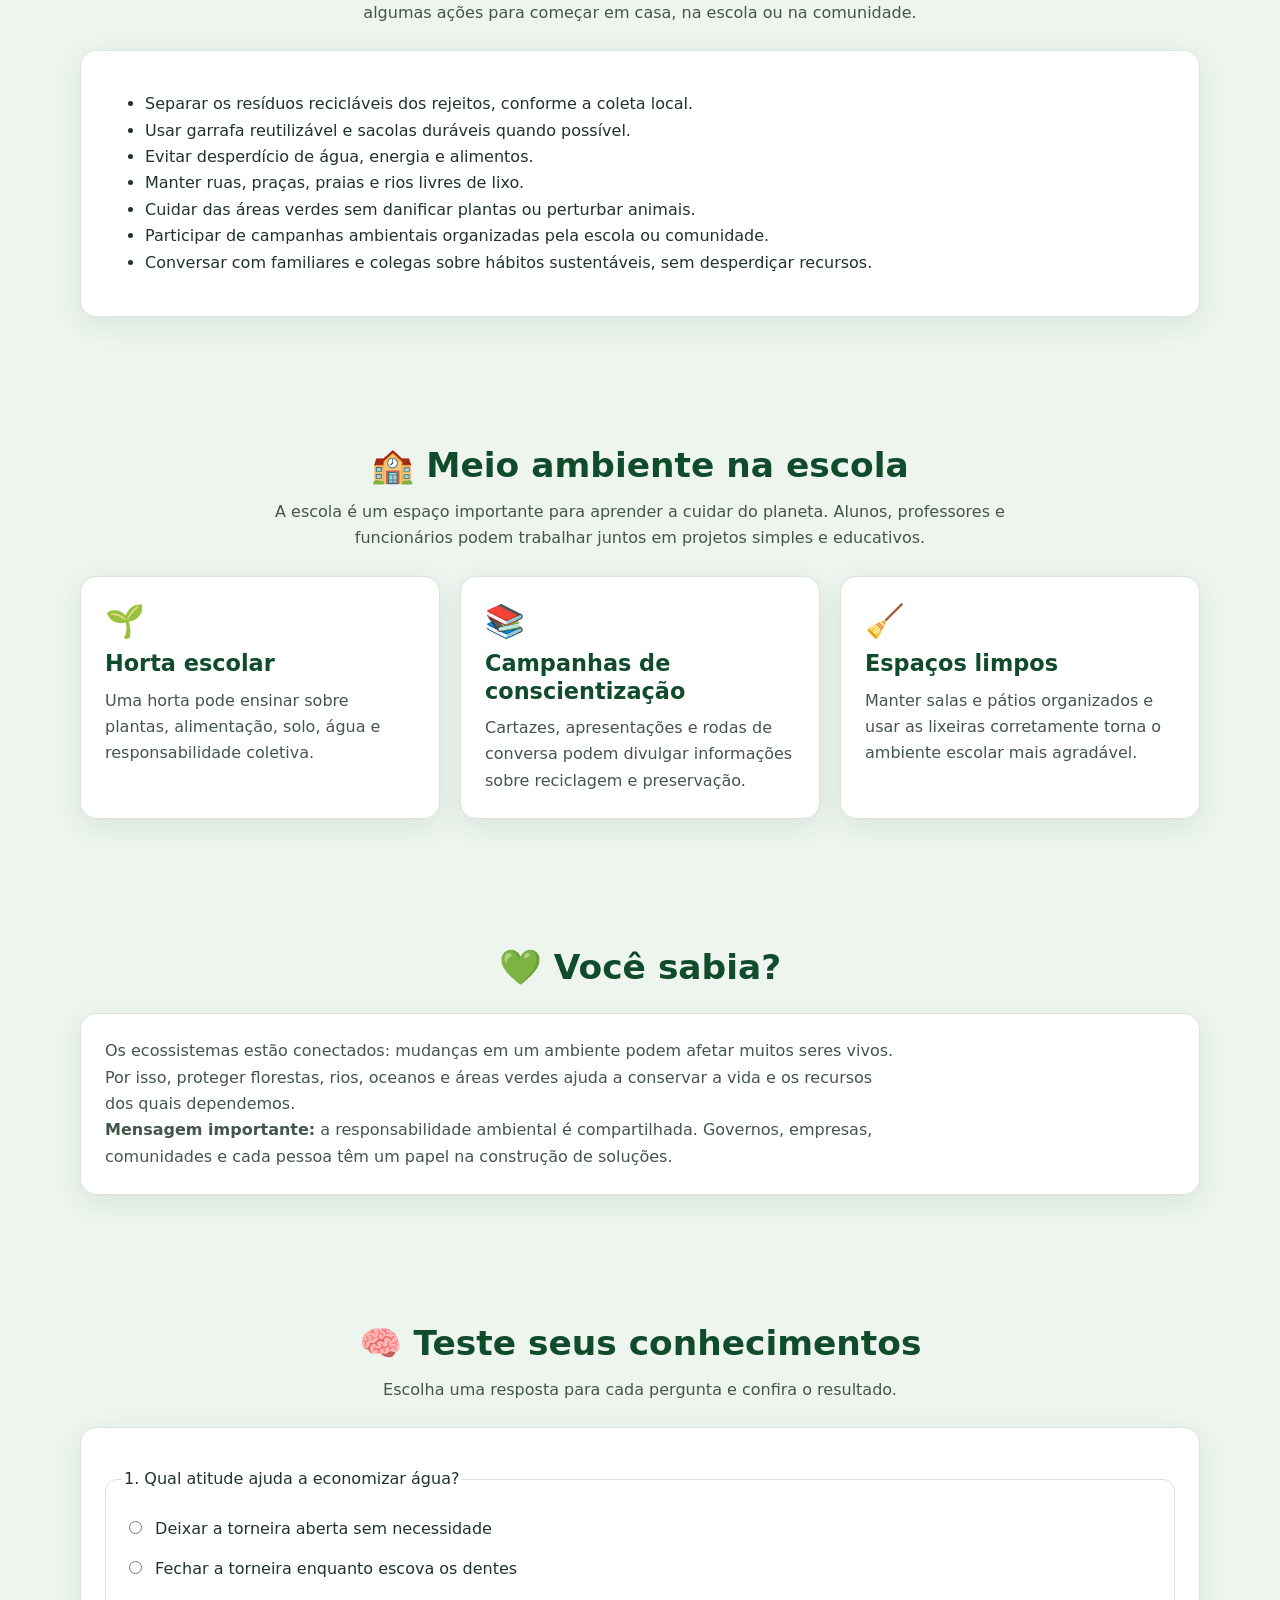
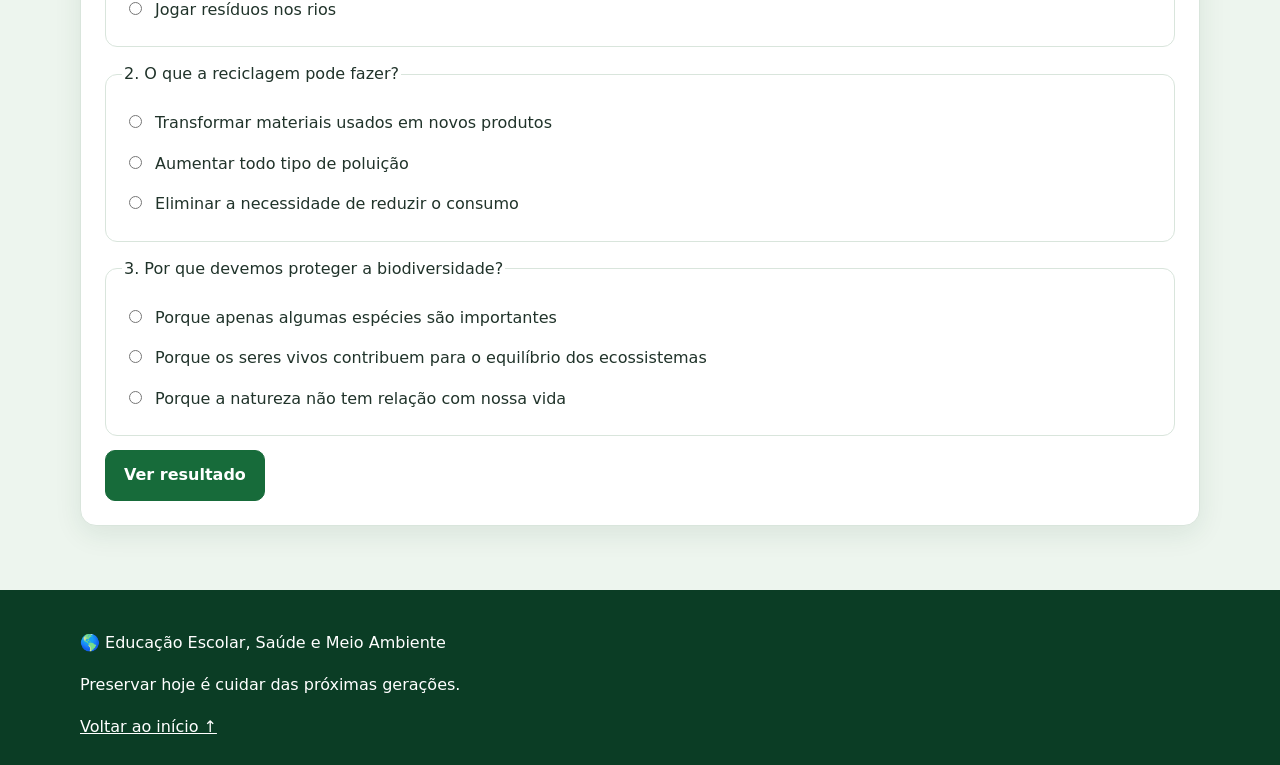
<file: meio_ambiente.html>
<!DOCTYPE html>
<html lang="pt-br">
<head>
    <meta charset="UTF-8">
    <meta name="viewport" content="width=device-width, initial-scale=1.0">
     <link rel="manifest" href="manifest.json">
    <title>Meio Ambiente</title>
    <meta name="theme-color" content="#1b5e20">
    <link rel="stylesheet" href="style.css">
</head>
<body>
<a class="ecoplay-skip-link" href="#conteudo-principal">Pular para o conteúdo</a>
     <header>
    <h1>Sobre o meio ambiente</h1>
    <nav>
        <a href="index.html">Educação escolar</a>
        <a href="meio_ambiente.html">Meio ambiente</a>
        <a href="saude.html">Saúde</a>
        <a href="diversao.html">Diversão</a>
    </nav>
        <div class="install-area">
                <button class="install-button" id="installAppButton" type="button">⬇️ Baixar app</button>
                <p class="install-message" id="installAppMessage" aria-live="polite"></p>
            </div>
      </header>
    <main id="conteudo-principal">
        <section class="app" id="inicio">
            <div>
                <p class="destaque">🌎 Cuidar do planeta é cuidar da vida</p>
                <h1>Meio ambiente</h1>
                <p>O meio ambiente reúne elementos naturais e humanos essenciais à vida, como a água, o ar, o solo, os animais, as plantas e as cidades onde vivemos. Sua preservação ajuda a proteger a biodiversidade, manter os recursos naturais e melhorar a qualidade de vida das gerações atuais e futuras.</p>
                <a class="botao" href="#como-ajudar">Descubra como ajudar</a>
            </div>
        </section>

        <section id="importancia">
            <div class="titulo">
                <h2>🌿 Por que o meio ambiente é importante?</h2>
                <p>A natureza oferece recursos indispensáveis para nossa sobrevivência. Quando os ecossistemas estão saudáveis, eles ajudam a regular o clima, fornecem água e alimentos e servem de abrigo para inúmeras espécies.</p>
            </div>
            <div class="cards">
                <article class="card">
                    <div class="emoji">🌬️</div>
                    <h3>Ar limpo</h3>
                    <p>Árvores e áreas verdes contribuem para a qualidade do ar e tornam os espaços mais agradáveis para viver.</p>
                </article>
                <article class="card">
                    <div class="emoji">🚰</div>
                    <h3>Água para todos</h3>
                    <p>Rios, lagos e aquíferos fornecem água para pessoas, animais, plantas e atividades do dia a dia.</p>
                </article>
                <article class="card">
                    <div class="emoji">🐝</div>
                    <h3>Biodiversidade</h3>
                    <p>Os seres vivos participam do equilíbrio dos ecossistemas, inclusive na polinização e na produção de alimentos.</p>
                </article>
            </div>
        </section>

        <section id="problemas">
            <div class="titulo">
                <h2>⚠️ Principais problemas ambientais</h2>
                <p>As atividades humanas podem causar impactos na natureza. Conhecer esses problemas é um passo importante para encontrar soluções.</p>
            </div>
            <div class="cards">
                <article class="card">
                    <div class="emoji">🗑️</div>
                    <h3>Poluição</h3>
                    <p>O descarte inadequado de resíduos e a emissão de poluentes podem contaminar o ar, a água e o solo, prejudicando a saúde e os ecossistemas.</p>
                </article>
                <article class="card">
                    <div class="emoji">🌳</div>
                    <h3>Desmatamento</h3>
                    <p>A retirada excessiva da vegetação destrói habitats, reduz a biodiversidade e pode contribuir para alterações no clima e no ciclo da água.</p>
                </article>
                <article class="card">
                    <div class="emoji">🔥</div>
                    <h3>Queimadas</h3>
                    <p>Incêndios florestais podem destruir áreas naturais, ameaçar animais e liberar fumaça que prejudica a qualidade do ar.</p>
                </article>
                <article class="card">
                    <div class="emoji">🌡️</div>
                    <h3> Mudanças climáticas</h3>
                    <p>O aumento dos gases de efeito estufa provocado por atividades humanas intensifica o aquecimento global e altera padrões do clima.</p>
                </article>
            </div>
        </section>

        <section id="apoio">
            <div class="titulo">
                <h2>🌱 Apoio ao meio ambiente</h2>
                <p>O apoio ao meio ambiente envolve ações individuais e coletivas para proteger os recursos naturais, conservar a biodiversidade e promover um futuro sustentável.</p>
            </div>
            <div class="cards">
                <article class="card">
                    <div class="emoji">♻️</div>
                    <h3>Reciclagem</h3>
                    <p>A reciclagem transforma materiais usados em novos produtos, reduzindo a quantidade de lixo e a necessidade de extrair matérias-primas. Separe os resíduos conforme as orientações da sua cidade.</p>
                </article>
                <article class="card">
                    <div class="emoji">💧</div>
                    <h3>Conservação da água</h3>
                    <p>Feche a torneira quando não estiver usando, tome banhos conscientes e avise um responsável ao perceber vazamentos. Evite jogar óleo, lixo ou produtos químicos nos ralos.</p>
                </article>
                <article class="card">
                    <div class="emoji">🌿</div>
                    <h3>Proteção da biodiversidade</h3>
                    <p>Preserve plantas e habitats, respeite os animais silvestres e não compre animais retirados ilegalmente da natureza.</p>
                </article>
                <article class="card">
                    <div class="emoji">💡</div>
                    <h3>Educação ambiental</h3>
                    <p>Aprender, conversar e compartilhar informações confiáveis ajuda a comunidade a compreender os problemas ambientais e a participar das soluções.</p>
                </article>
                <article class="card">
                    <div class="emoji">🔌</div>
                    <h3>Economia de energia</h3>
                    <p>Apague as luzes ao sair de um cômodo e desligue aparelhos que não precisam ficar ligados, sempre com segurança e orientação de um adulto quando necessário.</p>
                </article>
                <article class="card">
                    <div class="emoji">🛍️</div>
                    <h3>Consumo consciente</h3>
                    <p>Planeje as compras, reutilize objetos quando possível, prefira produtos duráveis e evite desperdícios de alimentos e materiais.</p>
                </article>
            </div>
        </section>

        <section id="como-ajudar">
            <div class="titulo">
                <h2>🤝 Como ajudar no dia a dia</h2>
                <p>Pequenas atitudes, quando praticadas por muitas pessoas, podem fazer diferença. Escolha algumas ações para começar em casa, na escola ou na comunidade.</p>
            </div>
            <div class="card">
                <ul>
                    <li>Separar os resíduos recicláveis dos rejeitos, conforme a coleta local.</li>
                    <li>Usar garrafa reutilizável e sacolas duráveis quando possível.</li>
                    <li>Evitar desperdício de água, energia e alimentos.</li>
                    <li>Manter ruas, praças, praias e rios livres de lixo.</li>
                    <li>Cuidar das áreas verdes sem danificar plantas ou perturbar animais.</li>
                    <li>Participar de campanhas ambientais organizadas pela escola ou comunidade.</li>
                    <li>Conversar com familiares e colegas sobre hábitos sustentáveis, sem desperdiçar recursos.</li>
                </ul>
            </div>
        </section>

        <section id="escola">
            <div class="titulo">
                <h2>🏫 Meio ambiente na escola</h2>
                <p>A escola é um espaço importante para aprender a cuidar do planeta. Alunos, professores e funcionários podem trabalhar juntos em projetos simples e educativos.</p>
            </div>
            <div class="cards">
                <article class="card">
                    <div class="emoji">🌱</div>
                    <h3>Horta escolar</h3>
                    <p>Uma horta pode ensinar sobre plantas, alimentação, solo, água e responsabilidade coletiva.</p>
                </article>
                <article class="card">
                    <div class="emoji">📚</div>
                    <h3>Campanhas de conscientização</h3>
                    <p>Cartazes, apresentações e rodas de conversa podem divulgar informações sobre reciclagem e preservação.</p>
                </article>
                <article class="card">
                    <div class="emoji">🧹</div>
                    <h3>Espaços limpos</h3>
                    <p>Manter salas e pátios organizados e usar as lixeiras corretamente torna o ambiente escolar mais agradável.</p>
                </article>
            </div>
        </section>

        <section id="curiosidade">
            <div class="titulo">
                <h2>💚 Você sabia?</h2>
            </div>
            <div class="card">
                <p>Os ecossistemas estão conectados: mudanças em um ambiente podem afetar muitos seres vivos. Por isso, proteger florestas, rios, oceanos e áreas verdes ajuda a conservar a vida e os recursos dos quais dependemos.</p>
                <p><strong>Mensagem importante:</strong> a responsabilidade ambiental é compartilhada. Governos, empresas, comunidades e cada pessoa têm um papel na construção de soluções.</p>
            </div>
        </section>

        <section id="quiz">
            <div class="titulo">
                <h2>🧠 Teste seus conhecimentos</h2>
                <p>Escolha uma resposta para cada pergunta e confira o resultado.</p>
            </div>
            <div class="card quiz-card">
                <fieldset>
                    <legend>1. Qual atitude ajuda a economizar água?</legend>
                    <label><input type="radio" name="q1" value="0"> Deixar a torneira aberta sem necessidade</label>
                    <label><input type="radio" name="q1" value="1"> Fechar a torneira enquanto escova os dentes</label>
                    <label><input type="radio" name="q1" value="0"> Jogar resíduos nos rios</label>
                </fieldset>
                <fieldset>
                    <legend>2. O que a reciclagem pode fazer?</legend>
                    <label><input type="radio" name="q2" value="1"> Transformar materiais usados em novos produtos</label>
                    <label><input type="radio" name="q2" value="0"> Aumentar todo tipo de poluição</label>
                    <label><input type="radio" name="q2" value="0"> Eliminar a necessidade de reduzir o consumo</label>
                </fieldset>
                <fieldset>
                    <legend>3. Por que devemos proteger a biodiversidade?</legend>
                    <label><input type="radio" name="q3" value="0"> Porque apenas algumas espécies são importantes</label>
                    <label><input type="radio" name="q3" value="1"> Porque os seres vivos contribuem para o equilíbrio dos ecossistemas</label>
                    <label><input type="radio" name="q3" value="0"> Porque a natureza não tem relação com nossa vida</label>
                </fieldset>
                <button class="botao" id="verResultado" type="button">Ver resultado</button>
                <p id="resultadoQuiz" aria-live="polite"></p>
            </div>
        </section>
    </main>

    <footer>
        <p>🌎 Educação Escolar, Saúde e Meio Ambiente</p>
        <p>Preservar hoje é cuidar das próximas gerações.</p>
        <a href="#inicio">Voltar ao início ↑</a>
    </footer>
    <script>
        document.getElementById("verResultado").addEventListener("click", function () {
            const totalPerguntas = 3;
            let respondidas = 0;
            let pontos = 0;

            for (let i = 1; i <= totalPerguntas; i++) {
                const resposta = document.querySelector('input[name="q' + i + '"]:checked');
                if (resposta) {
                    respondidas++;
                    pontos += Number(resposta.value);
                }
            }

            const resultado = document.getElementById("resultadoQuiz");
            if (respondidas < totalPerguntas) {
                resultado.textContent = "Responda às 3 perguntas para conferir seu resultado.";
                return;
            }

            resultado.textContent = "Você acertou " + pontos + " de " + totalPerguntas + " perguntas. " +
                (pontos === totalPerguntas
                    ? "Parabéns! Você conhece boas práticas ambientais."
                    : "Muito bem por participar! Revise os conteúdos e tente novamente.");
        });
    </script>
    <script src="pwa.js" defer></script>
</body>
</html>
</file>
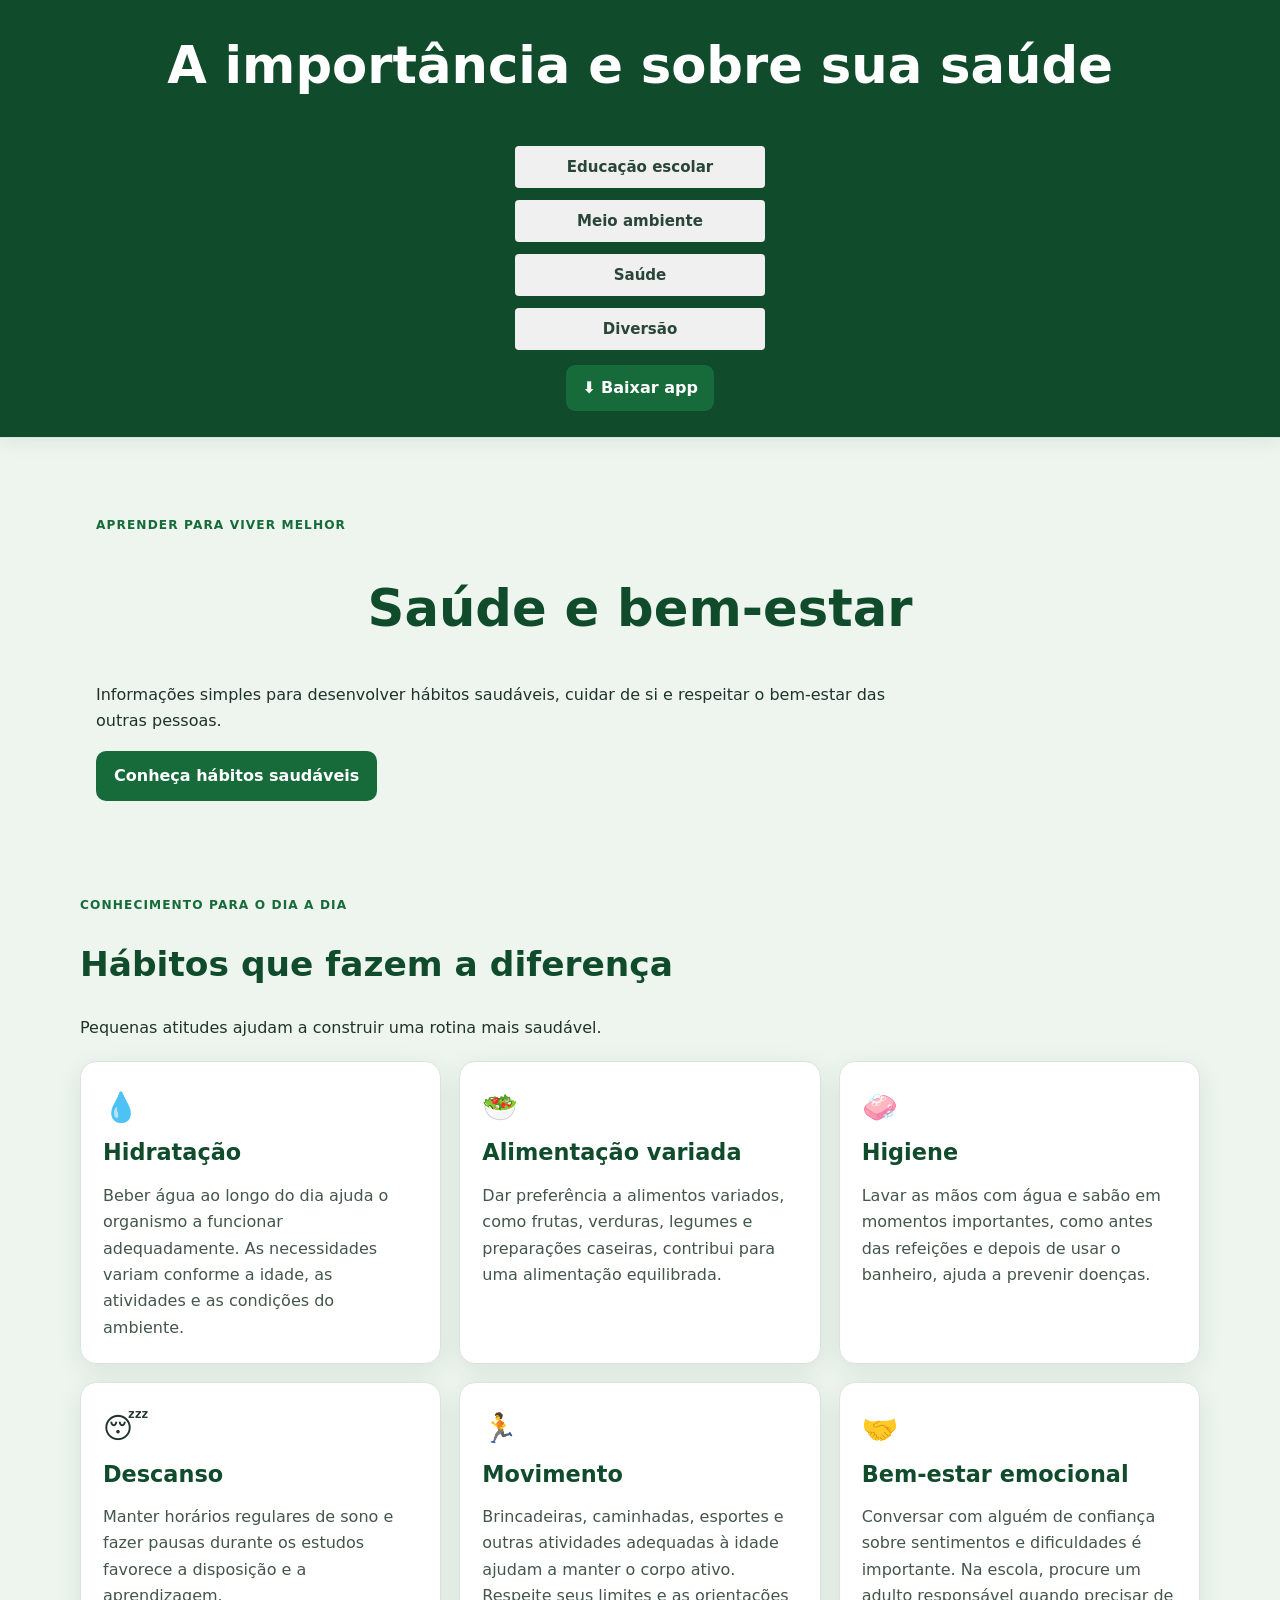
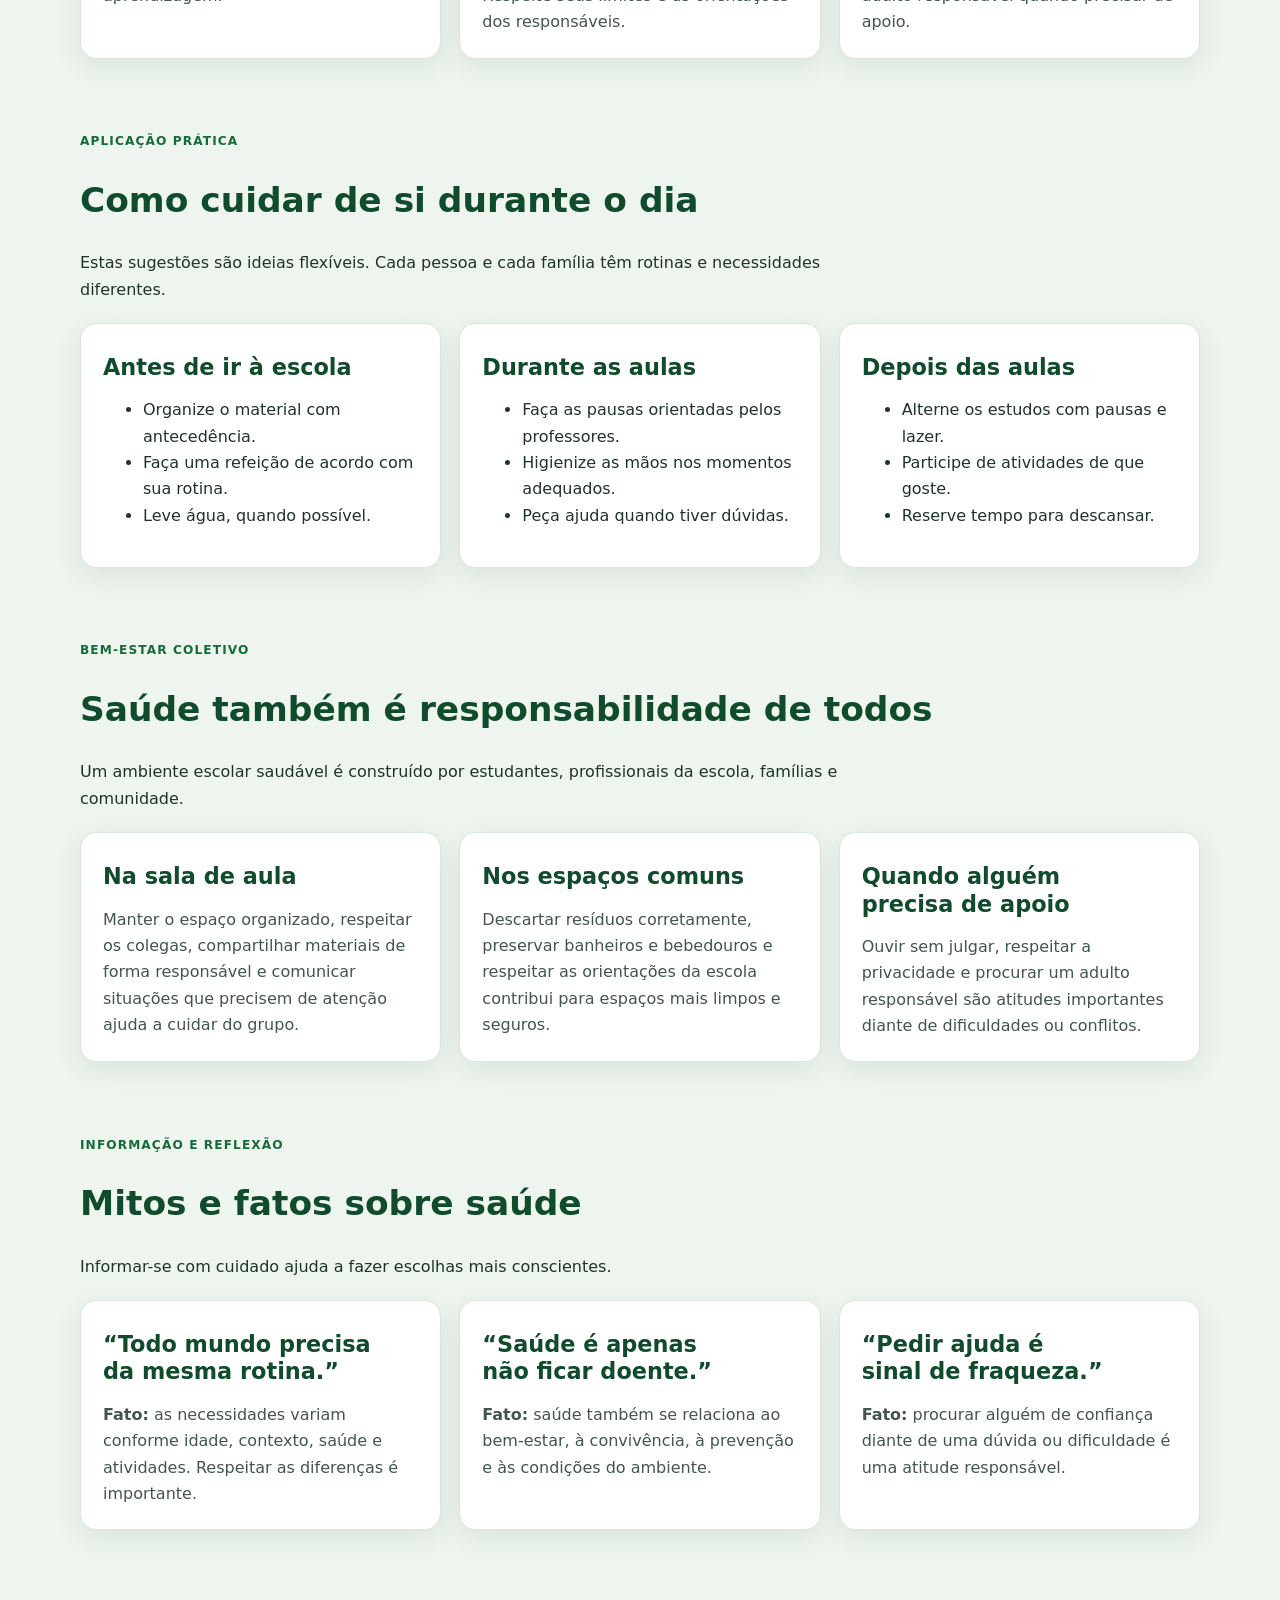
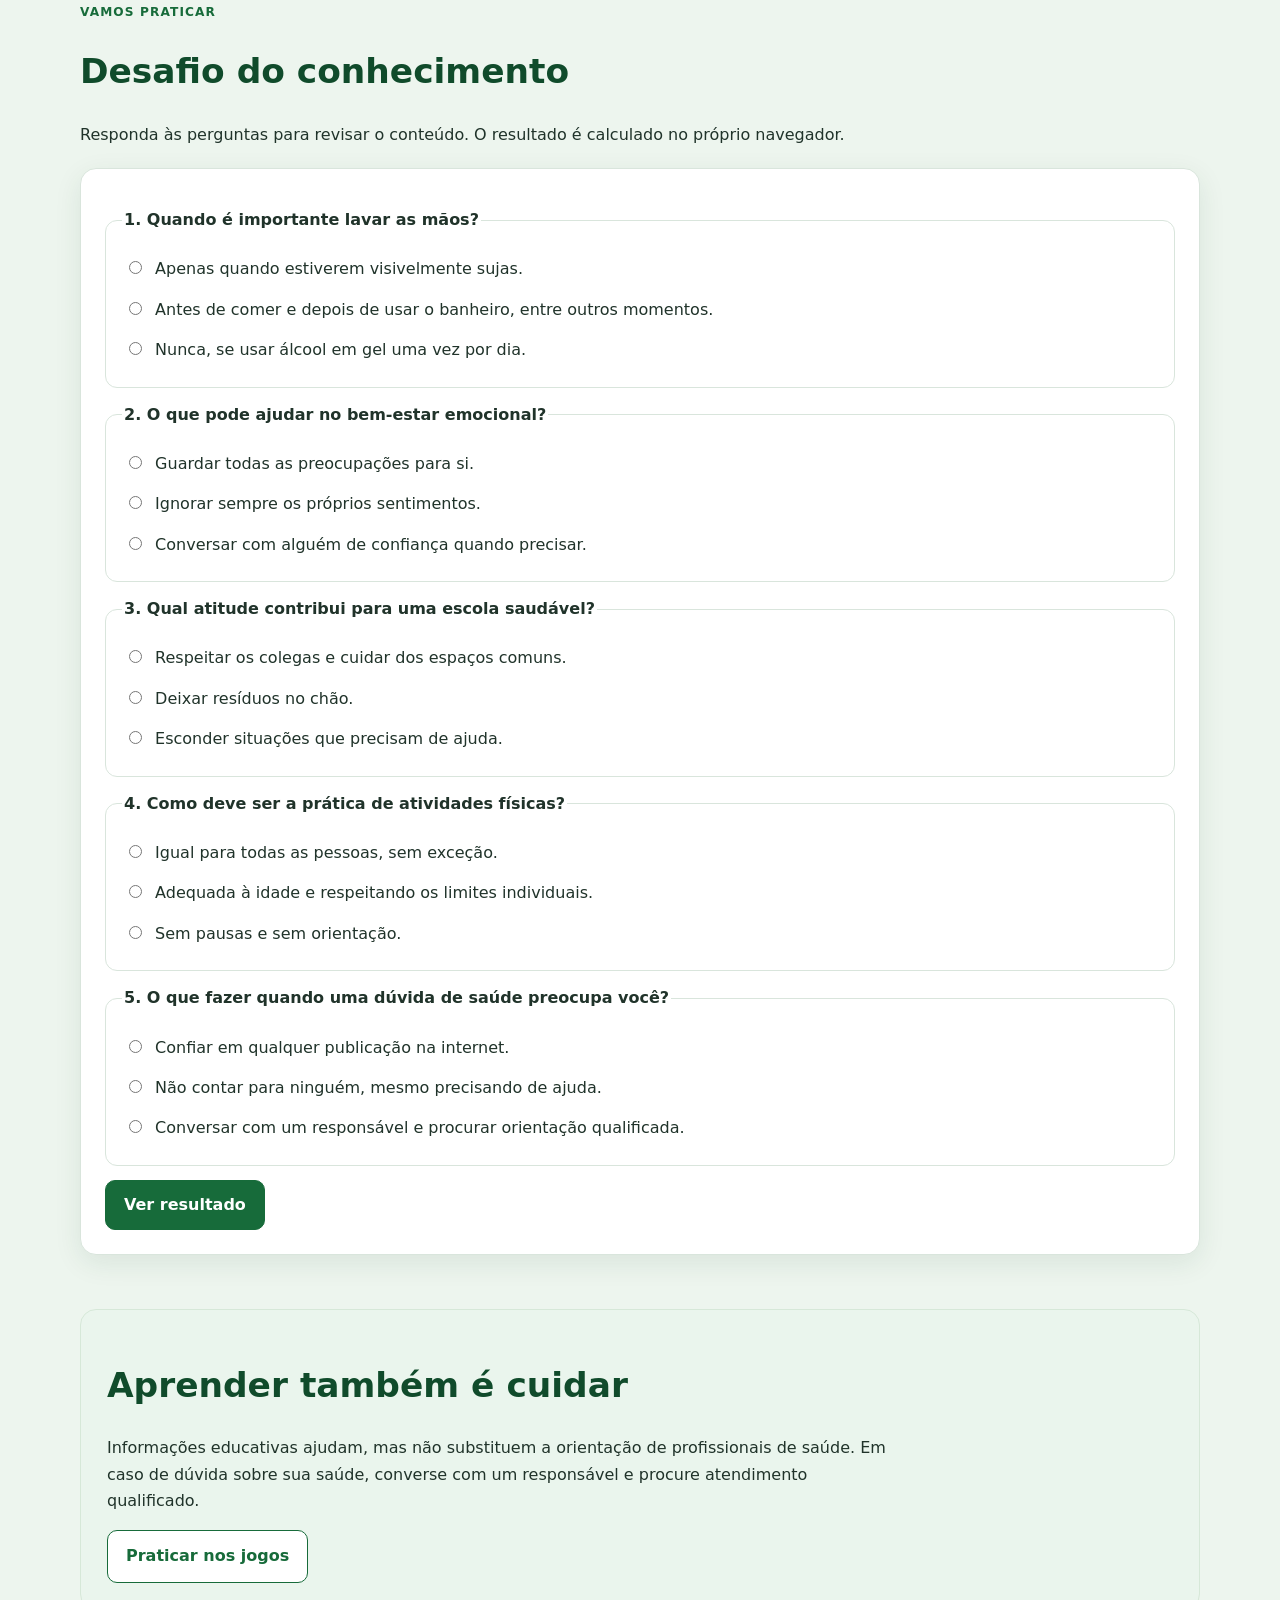
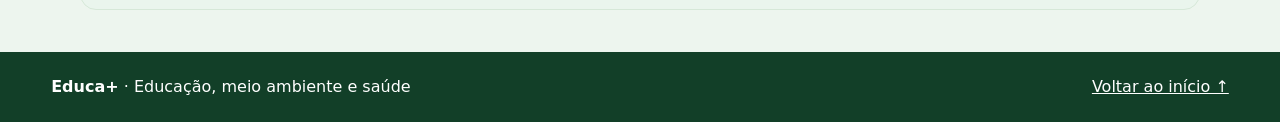
<file: saude.html>
<!DOCTYPE html>
<html lang="pt-br">
<head>
<meta charset="UTF-8"><meta name="viewport" content="width=device-width, initial-scale=1.0">
<meta name="theme-color" content="#176b3a"><meta name="description" content="Conteúdos educativos sobre saúde e bem-estar para estudantes.">
<title>Saúde | Educa+</title>
  <link rel="manifest" href="manifest.json">
  <link rel="stylesheet" href="style.css">
</head>
<body>
  <a class="ecoplay-skip-link" href="#conteudo-principal">Pular para o conteúdo</a>
  <header>
    <h1>A importância e sobre sua saúde</h1>
    
    <nav>
        <a href="index.html">Educação escolar</a>
        <a href="meio_ambiente.html">Meio ambiente</a>
        <a href="saude.html">Saúde</a>
        <a href="diversao.html">Diversão</a>
    </nav>
        <div class="install-area">
                <button class="install-button" id="installAppButton" type="button">⬇️ Baixar app</button>
                <p class="install-message" id="installAppMessage" aria-live="polite"></p>
            </div>
      </header>
<main id="conteudo-principal" class="ecoplay-page">
  <section>
    <p class="ecoplay-eyebrow">Aprender para viver melhor</p>
    <h1>Saúde e bem-estar</h1>
    <p>Informações simples para desenvolver hábitos saudáveis, cuidar de si e respeitar o bem-estar das outras pessoas.</p>
    <a class="ecoplay-button" href="#habitos">Conheça hábitos saudáveis</a>
  </section>
<section class="ecoplay-section" id="habitos">
  <div class="ecoplay-section-heading">
    <p class="ecoplay-eyebrow">Conhecimento para o dia a dia</p>
    <h2>Hábitos que fazem a diferença</h2>
    <p>Pequenas atitudes ajudam a construir uma rotina mais saudável.</p>
  </div>
  <div class="ecoplay-cards">
<article class="ecoplay-card">
  <span class="ecoplay-card-icon">💧</span>
  <h3>Hidratação</h3>
  <p>Beber água ao longo do dia ajuda o organismo a funcionar adequadamente. As necessidades variam conforme a idade, as atividades e as condições do ambiente.</p>
</article>
<article class="ecoplay-card">
  <span class="ecoplay-card-icon">🥗</span>
  <h3>Alimentação variada</h3>
  <p>Dar preferência a alimentos variados, como frutas, verduras, legumes e preparações caseiras, contribui para uma alimentação equilibrada.</p></article>
<article class="ecoplay-card">
  <span class="ecoplay-card-icon">🧼</span>
  <h3>Higiene</h3>
  <p>Lavar as mãos com água e sabão em momentos importantes, como antes das refeições e depois de usar o banheiro, ajuda a prevenir doenças.</p>
</article>
<article class="ecoplay-card">
  <span class="ecoplay-card-icon">😴</span>
  <h3>Descanso</h3>
  <p>Manter horários regulares de sono e fazer pausas durante os estudos favorece a disposição e a aprendizagem.</p>
</article>
<article class="ecoplay-card">
  <span class="ecoplay-card-icon">🏃</span>
  <h3>Movimento</h3>
  <p>Brincadeiras, caminhadas, esportes e outras atividades adequadas à idade ajudam a manter o corpo ativo. Respeite seus limites e as orientações dos responsáveis.</p></article>
<article class="ecoplay-card">
  <span class="ecoplay-card-icon">🤝</span>
  <h3>Bem-estar emocional</h3>
  <p>Conversar com alguém de confiança sobre sentimentos e dificuldades é importante. Na escola, procure um adulto responsável quando precisar de apoio.</p>
</article>
</div>
</section>

  <section class="ecoplay-section" id="rotina">
    <div class="ecoplay-section-heading">
      <p class="ecoplay-eyebrow">Aplicação prática</p>
      <h2>Como cuidar de si durante o dia</h2>
      <p>Estas sugestões são ideias flexíveis. Cada pessoa e cada família têm rotinas e necessidades diferentes.</p>
    </div>
    <div class="ecoplay-cards">
      <article class="ecoplay-card"><h3>Antes de ir à escola</h3><ul><li>Organize o material com antecedência.</li><li>Faça uma refeição de acordo com sua rotina.</li><li>Leve água, quando possível.</li></ul></article>
      <article class="ecoplay-card"><h3>Durante as aulas</h3><ul><li>Faça as pausas orientadas pelos professores.</li><li>Higienize as mãos nos momentos adequados.</li><li>Peça ajuda quando tiver dúvidas.</li></ul></article>
      <article class="ecoplay-card"><h3>Depois das aulas</h3><ul><li>Alterne os estudos com pausas e lazer.</li><li>Participe de atividades de que goste.</li><li>Reserve tempo para descansar.</li></ul></article>
    </div>
  </section>

  <section class="ecoplay-section" id="saude-na-escola">
    <div class="ecoplay-section-heading">
      <p class="ecoplay-eyebrow">Bem-estar coletivo</p>
      <h2>Saúde também é responsabilidade de todos</h2>
      <p>Um ambiente escolar saudável é construído por estudantes, profissionais da escola, famílias e comunidade.</p>
    </div>
    <div class="ecoplay-cards">
      <article class="ecoplay-card"><h3>Na sala de aula</h3><p>Manter o espaço organizado, respeitar os colegas, compartilhar materiais de forma responsável e comunicar situações que precisem de atenção ajuda a cuidar do grupo.</p></article>
      <article class="ecoplay-card"><h3>Nos espaços comuns</h3><p>Descartar resíduos corretamente, preservar banheiros e bebedouros e respeitar as orientações da escola contribui para espaços mais limpos e seguros.</p></article>
      <article class="ecoplay-card"><h3>Quando alguém precisa de apoio</h3><p>Ouvir sem julgar, respeitar a privacidade e procurar um adulto responsável são atitudes importantes diante de dificuldades ou conflitos.</p></article>
    </div>
  </section>

  <section class="ecoplay-section" id="mitos-e-fatos">
    <div class="ecoplay-section-heading">
      <p class="ecoplay-eyebrow">Informação e reflexão</p>
      <h2>Mitos e fatos sobre saúde</h2>
      <p>Informar-se com cuidado ajuda a fazer escolhas mais conscientes.</p>
    </div>
    <div class="ecoplay-cards">
      <article class="ecoplay-card"><h3>“Todo mundo precisa da mesma rotina.”</h3>
        <p><strong>Fato:</strong> as necessidades variam conforme idade, contexto, saúde e atividades. Respeitar as diferenças é importante.</p>
      </article>
      <article class="ecoplay-card"><h3>“Saúde é apenas não ficar doente.”</h3>
        <p><strong>Fato:</strong> saúde também se relaciona ao bem-estar, à convivência, à prevenção e às condições do ambiente.</p>       
      </article>
      <article class="ecoplay-card"><h3>“Pedir ajuda é sinal de fraqueza.”</h3>
        <p><strong>Fato:</strong> procurar alguém de confiança diante de uma dúvida ou dificuldade é uma atitude responsável.</p>       
      </article>
    </div>
  </section>

  <section class="ecoplay-section" id="quiz-saude">
    <div class="ecoplay-section-heading">
      <p class="ecoplay-eyebrow">Vamos praticar</p>
      <h2>Desafio do conhecimento</h2>
      <p>Responda às perguntas para revisar o conteúdo. O resultado é calculado no próprio navegador.</p>
    </div>
    <div class="card quiz-card">
      <fieldset>
        <legend><strong>1. Quando é importante lavar as mãos?</strong>
        </legend>
        <label><input type="radio" name="q1" value="0"> Apenas quando estiverem visivelmente sujas.</label>
        <label><input type="radio" name="q1" value="1"> Antes de comer e depois de usar o banheiro, entre outros momentos.</label>
        <label><input type="radio" name="q1" value="0"> Nunca, se usar álcool em gel uma vez por dia.</label>
      </fieldset>
      <fieldset>
        <legend><strong>2. O que pode ajudar no bem-estar emocional?</strong>
        </legend>
        <label><input type="radio" name="q2" value="0"> Guardar todas as preocupações para si.</label>
        <label><input type="radio" name="q2" value="0"> Ignorar sempre os próprios sentimentos.</label>
        <label><input type="radio" name="q2" value="1"> Conversar com alguém de confiança quando precisar.</label>
      </fieldset>
      <fieldset>
        <legend><strong>3. Qual atitude contribui para uma escola saudável?</strong>
        </legend>
        <label><input type="radio" name="q3" value="1"> Respeitar os colegas e cuidar dos espaços comuns.</label>
        <label><input type="radio" name="q3" value="0"> Deixar resíduos no chão.</label>
        <label><input type="radio" name="q3" value="0"> Esconder situações que precisam de ajuda.</label>
      </fieldset>
      <fieldset>
        <legend><strong>4. Como deve ser a prática de atividades físicas?</strong>
        </legend>
        <label><input type="radio" name="q4" value="0"> Igual para todas as pessoas, sem exceção.</label>
        <label><input type="radio" name="q4" value="1"> Adequada à idade e respeitando os limites individuais.</label>
        <label><input type="radio" name="q4" value="0"> Sem pausas e sem orientação.</label>
      </fieldset>
      <fieldset>
        <legend><strong>5. O que fazer quando uma dúvida de saúde preocupa você?</strong>
        </legend>
        <label><input type="radio" name="q5" value="0"> Confiar em qualquer publicação na internet.</label>
        <label><input type="radio" name="q5" value="0"> Não contar para ninguém, mesmo precisando de ajuda.</label>
        <label><input type="radio" name="q5" value="1"> Conversar com um responsável e procurar orientação qualificada.</label>
      </fieldset>
      <button class="botao" id="verResultado" type="button">Ver resultado</button>
      <p id="resultadoQuiz" aria-live="polite"></p>
      <p id="quizResult" role="status" aria-live="polite"></p>
      <div id="quizFeedback" hidden></div>
    </div>
  </section>

  <section class="ecoplay-callout">
    <h2>Aprender também é cuidar</h2>
    <p>Informações educativas ajudam, mas não substituem a orientação de profissionais de saúde. Em caso de dúvida sobre sua saúde, converse com um responsável e procure atendimento qualificado.</p>
    <a class="ecoplay-button ecoplay-button-secondary" href="diversao.html">Praticar nos jogos</a>
  </section>
</main>
<footer class="ecoplay-footer">
  <p><strong>Educa+</strong> · Educação, meio ambiente e saúde</p>
  <a href="#conteudo-principal">Voltar ao início ↑</a>
</footer>
  
<script>
  document.getElementById("verResultado").addEventListener("click", function () {
            const totalPerguntas = 5;
            let respondidas = 0;
            let pontos = 0;
    for (let i = 1; i <= totalPerguntas; i++) {
                const resposta = document.querySelector('input[name="q' + i + '"]:checked');
                if (resposta) {
                    respondidas++;
                    pontos += Number(resposta.value);
                }
            }

            const resultado = document.getElementById("resultadoQuiz");
            if (respondidas < totalPerguntas) {
                resultado.textContent = "Responda às 5 perguntas para conferir seu resultado.";
                return;
            }

            resultado.textContent = "Você acertou " + pontos + " de " + totalPerguntas + " perguntas. " +
                (pontos === totalPerguntas
                    ? "Parabéns! Você conhece boas práticas educacionais!."
                    : "Muito bem por participar! Revise os conteúdos e tente novamente.");
        });
(function () {
  const form = document.getElementById('healthQuiz');
  const result = document.getElementById('quizResult');
  const feedback = document.getElementById('quizFeedback');
  if (!form || !result || !feedback) return;
  const answers = { q1: 'b', q2: 'c', q3: 'a', q4: 'b', q5: 'c' };
  const notes = [
    'Lavar as mãos em momentos importantes ajuda a reduzir a transmissão de microrganismos.',
    'Conversar com alguém de confiança pode ajudar a encontrar apoio e orientação.',
    'Respeitar as pessoas e cuidar dos espaços contribui para o bem-estar coletivo.',
    'As atividades devem respeitar as necessidades e os limites de cada pessoa.',
    'Responsáveis e profissionais qualificados são fontes importantes de orientação.'
  ];
  form.addEventListener('submit', function (event) {
    event.preventDefault();
    let score = 0, unanswered = false;
    Object.keys(answers).forEach(function (key) {
      const selected = form.querySelector('input[name="' + key + '"]:checked');
      if (!selected) unanswered = true;
      else if (selected.value === answers[key]) score++;
    });
    if (unanswered) {
      result.textContent = 'Responda a todas as perguntas para conferir seu resultado.';
      feedback.hidden = true;
      return;
    }
    result.textContent = 'Você acertou ' + score + ' de 5 questões.';
    feedback.hidden = false;
    feedback.innerHTML = '<h3>Revisão das respostas</h3><ol>' +
      notes.map(function (note) { return '<li>' + note + '</li>'; }).join('') +
      '</ol><p>' + (score === 5 ? 'Excelente! Você revisou todos os conceitos.' :
      score >= 3 ? 'Bom trabalho! Reveja os comentários e tente novamente.' :
      'Continue estudando e tente o desafio novamente.') + '</p>';
  });
  form.addEventListener('reset', function () {
    result.textContent = '';
    feedback.hidden = true;
    feedback.innerHTML = '';
  });
})();
</script>

<script src="pwa.js" defer>
  </script>
</body>
</html>
</file>
<file: style.css>
/* EcoPlay — folha principal de estilos
   Base visual institucional verde e branco, compatível com as classes originais. */
:root {
  color-scheme: light;
  --eco-green: #176b3a;
  --eco-green-dark: #104b2b;
  --eco-green-deep: #0b3d25;
  --eco-green-soft: #eaf5ed;
  --eco-lime: #d8edc7;
  --eco-text: #20332a;
  --eco-muted: #5b6b61;
  --eco-border: #d9e5dc;
  --eco-white: #ffffff;
  --eco-shadow: 0 8px 28px rgba(18, 68, 39, .09);
}
* { box-sizing: border-box; }
html { scroll-behavior: smooth; scroll-padding-top: 1rem; }
body {
  margin: 0;
  color: var(--eco-text);
  background: #edf5ee;
  font-family: system-ui, -apple-system, BlinkMacSystemFont, "Segoe UI", Arial, sans-serif;
  font-size: 16px;
  line-height: 1.65;
  overflow-wrap: anywhere;
}
img, canvas, video, iframe { max-width: 100%; }
a { color: var(--eco-green); }
a:focus-visible, button:focus-visible, input:focus-visible,
select:focus-visible, textarea:focus-visible {
  outline: 3px solid #d4a900;
  outline-offset: 3px;
}
a, button { touch-action: manipulation; }
button { cursor: pointer; font: inherit; }
p { max-width: 78ch; }
h1, h2, h3, h4 { color: var(--eco-green-dark); line-height: 1.22; text-wrap: balance; }
h1 { font-size: clamp(2rem, 5vw, 3.2rem); text-align: center; align-items: center;}
h2 { font-size: clamp(1.5rem, 3.2vw, 2.15rem); }
h3 { font-size: clamp(1.12rem, 2.5vw, 1.4rem); }
header {
  position: relative;
  z-index: 10px;
  background: #104b2b;
  border-bottom: 1px solid var(--eco-border);
  box-shadow: 0 4px 18px rgba(16, 75, 43, .08);
    display: flex;
    flex-direction: column; /* Alinha os elementos em coluna (um embaixo do outro) */
    align-items: center;    /* Centraliza os elementos horizontalmente (opcional) */
    gap: 15px;               /* Cria um espaço vertical entre o título e os links */
         }      
header h1{
  color: white;
}/* Configuração do Header (Garante o título no topo) */

/* NOVO: Configuração dos links (Evita a desorganização) */
header nav {
    display: flex;
    flex-wrap: wrap;       /* Se faltar espaço, os links passam para baixo com elegância */
    justify-content: center; /* Centraliza os links na linha */
    gap: 15px;             /* Cria um espaçamento fixo e idêntico entre cada link */
}
header nav {
        flex-direction: column; /* Transforma os links em uma lista vertical */
        align-items: center;    /* Centraliza todos os links na tela */
        gap: 12px;              /* Diminui um pouco o espaço para caber melhor */
        width: 100%;            /* Faz o menu ocupar toda a largura disponível */
    }
    header nav a {
        padding: 8px 16px;      /* Aumenta a área do link para ficar fácil de tocar com o dedo */
        text-align: center;
        width: 100%;            /* Opcional: faz cada link virar um "botão" largo */
        max-width: 250px;       /* Limita a largura do botão para não ficar gigante */
        background-color: #f0f0f0; /* Opcional: um fundo leve para parecer um botão móvel */
        border-radius: 4px;     /* Opcional: bordinhas arredondadas */
    }
/* --- CONFIGURAÇÃO EXCLUSIVA PARA CELULAR (Telas de até 768px) --- */
@media (max-width: 768px) {
    header nav {
        flex-direction: column; /* Transforma os links em uma lista vertical */
        align-items: center;    /* Centraliza todos os links na tela */
        gap: 12px;              /* Diminui um pouco o espaço para caber melhor */
        width: 100%;            /* Faz o menu ocupar toda a largura disponível */
    }
    header nav a {
        padding: 8px 16px;      /* Aumenta a área do link para ficar fácil de tocar com o dedo */
        text-align: center;
        width: 100%;            /* Opcional: faz cada link virar um "botão" largo */
        max-width: 250px;       /* Limita a largura do botão para não ficar gigante */
        background-color: #f0f0f0; /* Opcional: um fundo leve para parecer um botão móvel */
        border-radius: 4px;     /* Opcional: bordinhas arredondadas */
    }
}
.topo {
  width: min(1200px, calc(100% - 32px));
  margin: 0 auto;
  padding: 16px 0;
  display: flex;
  align-items: center;
  justify-content: space-between;
  gap: 18px;
  flex-wrap: wrap;
  text-align: center;
}
.logo {
  color: var(--eco-green-dark);
  font-weight: 800;
  font-size: clamp(1.05rem, 2vw, 1.45rem);
  line-height: 1.25;
  max-width: 360px;
}
nav { display: flex; align-items: center; justify-content: center; flex-wrap: wrap; gap: 6px; }
nav a {
  display: inline-flex;
  align-items: center;
  justify-content: center;
  min-height: 42px;
  padding: 8px 12px;
  border-radius: 9px;
  text-decoration: none;
  color: #294638;
  font-size: .94rem;
  font-weight: 700;
  transition: background-color .15s ease, color .15s ease;
}
nav a:hover, nav a:focus-visible { background: var(--eco-green-soft); color: var(--eco-green-dark);}
.install-area {
  width: min(1200px, calc(100% - 32px));
  margin: 0 auto;
  padding: 0 0 14px;
  display: flex;
  align-items: center;
  justify-content: flex-end;
  gap: 12px;
  flex-wrap: wrap;
  flex-direction: column;
}
.install-button, .ecoplay-install {
  display: inline-flex;
  align-items: center;
  justify-content: center;
  min-height: 44px;
  padding: 10px 16px;
  border: 0;
  border-radius: 9px;
  background: var(--eco-green);
  color: #fff;
  font-weight: 750;
}
.install-button:hover, .ecoplay-install:hover { background: var(--eco-green-dark); }
.install-message, .ecoplay-install-message { margin: 0; color: var(--eco-muted); font-size: .88rem; }
section {
  min-width: 0;
  padding: clamp(32px, 5vw, 64px) max(16px, calc((100% - 1120px) / 2));
}
.app {
  min-height: 350px;
  display: flex;
  align-items: center;
  background: linear-gradient(125deg, #dcefdc 0%, #f5faf3 60%, #e6f3e7 100%);
  border-bottom: 1px solid #d4e7d6;
}
.app > div { width: min(900px, 100%); margin: 0 auto; }
.app h1 { max-width: 820px; margin: 0 0 18px; }
.app p { font-size: 1.08rem; line-height: 1.75; margin: 0 0 24px; }
.titulo {
  width: min(900px, 100%);
  margin: 0 auto 24px;
  text-align: center;
}
.titulo h2 { margin: 0 0 12px; }
.titulo p { margin: 0 auto; color: #43564a; }
.cards {
  width: min(1120px, 100%);
  margin: 0 auto;
  display: grid;
  grid-template-columns: repeat(auto-fit, minmax(min(100%, 245px), 1fr));
  gap: 20px;
  align-items: stretch;
}
.card {
  min-width: 0;
  padding: 24px;
  background: #fff;
  border: 1px solid var(--eco-border);
  border-radius: 16px;
  box-shadow: var(--eco-shadow);
  overflow-wrap: anywhere;
}
.card h3 { margin: 8px 0 10px; }
.card p { margin: 0; color: #43564a; }
.emoji { font-size: 2rem; line-height: 1.3; }
.botao {
  display: inline-flex;
  align-items: center;
  justify-content: center;
  min-height: 46px;
  padding: 11px 18px;
  border: 1px solid var(--eco-green);
  border-radius: 10px;
  background: var(--eco-green);
  color: #fff;
  text-decoration: none;
  font-weight: 750;
  gap: 15px;
  flex-direction: column;
}
a.botao {
  display: inline-flex;
  align-items: center;
  justify-content: center;
  min-height: 46px;
  padding: 11px 18px;
  border: 1px solid var(--eco-green);
  border-radius: 10px;
  background: var(--eco-green);
  color: #fff;
  text-decoration: none;
  font-weight: 750;
  text-align: center;
  gap: 15px;
  flex-direction: column;
}
.botao:hover, a.botao:hover { background: var(--eco-green-dark); border-color: var(--eco-green-dark);}
.tecnica { width: min(900px, 100%); margin: 0 auto; padding-left: 1.4rem; }
.tecnica li { margin: .65rem 0; }
.destaque, .callout {
  width: min(1000px, 100%);
  margin: 18px auto;
  padding: 22px;
  background: #e5f3e6;
  border: 1px solid #d1e6d3;
  border-radius: 14px;
}
.quiz-card fieldset, fieldset {
  min-width: 0;
  margin: 14px 0;
  padding: 16px;
  border: 1px solid var(--eco-border);
  border-radius: 12px;
}
.quiz-card label { display: block; padding: 7px 2px; }
.quiz-card input { margin-right: .5rem; accent-color: var(--eco-green); }
input, select, textarea { max-width: 100%; font: inherit; }
footer {
  padding: 24px max(16px, calc((100% - 1120px) / 2));
  background: var(--eco-green-deep);
  color: #fff;
}
footer a { color: #fff; }
.ecoplay-skip-link {
  position: absolute; top: -100px; left: 16px; z-index: 1000;
  padding: 12px 16px; background: #fff; color: var(--eco-green-dark); border-radius: 8px;
}
.ecoplay-skip-link:focus { top: 12px; }
.ecoplay-site-header {
  display: flex; align-items: center; justify-content: space-between; flex-wrap: wrap;
  gap: 16px; padding: 14px clamp(16px, 4vw, 56px);
  background: #fff; border-bottom: 1px solid var(--eco-border);
  box-shadow: 0 3px 16px rgba(16, 59, 32, .06);
}
.ecoplay-brand { display: flex; align-items: center; gap: 11px; min-width: 0; text-decoration: none; color: var(--eco-green-dark); }
.ecoplay-brand-mark { display: grid; place-items: center; width: 46px; height: 46px; flex: 0 0 46px; border-radius: 14px; background: var(--eco-green); color: #fff; font-weight: 800; }
.ecoplay-brand strong, .ecoplay-brand small { display: block; }
.ecoplay-brand small { font-size: .76rem; color: var(--eco-muted); line-height: 1.35; }
.ecoplay-nav { display: flex; align-items: center; justify-content: center; flex-wrap: wrap; gap: 4px; }
.ecoplay-nav a { display: inline-flex; align-items: center; min-height: 42px; padding: 8px 12px; border-radius: 9px; text-decoration: none; color: #294638; font-size: .93rem; font-weight: 700; }
.ecoplay-nav a:hover { background: var(--eco-green-soft); }
.ecoplay-page { width: min(1120px, calc(100% - 32px)); margin: 0 auto; }
.ecoplay-hero { margin: 28px 0 36px; padding: clamp(26px, 6vw, 64px); border-radius: 24px; background: linear-gradient(120deg, #eaf5ed, #f9fcf7); border: 1px solid #d7e9da; }
.ecoplay-hero p { font-size: 1.08rem; }
.ecoplay-eyebrow { text-transform: uppercase; letter-spacing: .09em; font-weight: 800; font-size: .76rem !important; color: var(--eco-green); margin-bottom: .6rem; }
.ecoplay-button { display: inline-flex; align-items: center; justify-content: center; min-height: 46px; padding: 12px 18px; border-radius: 10px; background: var(--eco-green); color: #fff; text-decoration: none; font-weight: 750; border: 0; }
.ecoplay-button:hover { background: var(--eco-green-dark); }
.ecoplay-button-secondary { background: #fff; color: var(--eco-green); border: 1px solid var(--eco-green); }
.ecoplay-section { padding: 18px 0 42px; }
.ecoplay-section-heading { margin-bottom: 20px; }
.ecoplay-cards { display: grid; grid-template-columns: repeat(3, minmax(0, 1fr)); gap: 18px; }
.ecoplay-card { min-width: 0; padding: 22px; background: #fff; border: 1px solid var(--eco-border); border-radius: 16px; box-shadow: var(--eco-shadow); }
.ecoplay-card h3 { margin: .5rem 0; }
.ecoplay-card p { margin-bottom: 0; color: #43564a; }
.ecoplay-card-icon { font-size: 1.8rem; }
.ecoplay-callout { margin: 12px 0 42px; padding: 26px; border-radius: 16px; background: #eaf5ed; border: 1px solid #d6e8d8; }
.ecoplay-footer { display: flex; justify-content: space-between; align-items: center; gap: 1rem; flex-wrap: wrap; padding: 22px clamp(16px, 4vw, 56px); background: #123f28; color: #fff; }
.ecoplay-footer p { margin: 0; }
.ecoplay-footer a { color: #fff; }
/* Interfaces dos jogos: não altera a lógica do JavaScript. */
#app { width: min(900px, calc(100% - 24px)); margin: 18px auto; }
#app h1 { font-size: clamp(1.8rem, 5vw, 2.7rem); }
#menu, .panel, .painel, .status, .info, .heroi {
  max-width: 100%; overflow-wrap: anywhere;
}
#menu, .panel, .painel {
  padding: 22px; background: #fff; color: var(--eco-text);
  border: 1px solid var(--eco-border); border-radius: 16px; box-shadow: var(--eco-shadow);
}
#placar { background: var(--eco-green-dark); color: #fff; border-radius: 12px; }
#controles { display: grid; grid-template-columns: repeat(3, minmax(48px, 64px)); gap: 8px; justify-content: center; }
#controles button { min-width: 48px; min-height: 48px; border-radius: 9px; background: var(--eco-green-soft); color: var(--eco-green-dark); border: 1px solid var(--eco-border); }
#opcoes button, #alternativas button, #app button { min-height: 44px; max-width: 100%; white-space: normal; overflow-wrap: anywhere; }
#app button { padding: 10px 14px; border: 0; border-radius: 9px; background: var(--eco-green); color: #fff; font-weight: 700; }
#app button:hover { background: var(--eco-green-dark); }
#jogo { max-width: 100%; height: auto; border: 2px solid #d8e9db; border-radius: 12px; touch-action: manipulation; }
.acoes, .personagens, .barra { display: flex; gap: 10px; flex-wrap: wrap; align-items: center; }
.mapa, .painel, .status { min-width: 0; }
.escondido { display: none !important; }
@media (max-width: 800px) {
  .ecoplay-site-header { align-items: flex-start; }
  .ecoplay-nav { order: 3; width: 100%; justify-content: flex-start; }
  .ecoplay-cards { grid-template-columns: repeat(2, minmax(0, 1fr)); }
}
@media (max-width: 600px) {
  body { font-size: 16px; }
  .topo { width: calc(100% - 24px); align-items: flex-start; gap: 12px; }
  .logo { font-size: 1.12rem; }
  nav { width: 100%; display: grid; grid-template-columns: repeat(2, minmax(0, 1fr)); gap: 5px; }
  nav a { justify-content: center; padding: 8px 6px; background: #f2f7f3; border: 1px solid #e1ebe3; font-size: .88rem; }
  .install-area { width: calc(100% - 24px); justify-content: stretch; padding-bottom: 12px; }
  .install-button { width: 100%; }
  .install-message { width: 100%; }
  section { padding: 34px 12px; }
  .app { min-height: 0; padding: 40px 18px; }
  .app h1 { font-size: clamp(1.8rem, 8vw, 2.3rem); }
  .app p, .titulo p, .card p { font-size: 1rem; line-height: 1.65; }
  .titulo h2 { font-size: clamp(1.4rem, 6.5vw, 1.8rem); }
  .cards, .ecoplay-cards { grid-template-columns: minmax(0, 1fr); gap: 14px; }
  .card, .ecoplay-card { padding: 18px; }
  .ecoplay-site-header { padding: 12px; gap: 10px; }
  .ecoplay-nav { display: grid; grid-template-columns: repeat(2, minmax(0, 1fr)); width: 100%; }
  .ecoplay-nav a { justify-content: center; padding: 8px 5px; background: #f2f7f3; border: 1px solid #e1ebe3; font-size: .88rem; }
  .ecoplay-install { width: 100%; }
  .ecoplay-page { width: calc(100% - 24px); }
  .ecoplay-hero { margin: 16px 0 24px; padding: 24px 18px; border-radius: 16px; }
  .ecoplay-callout { padding: 18px; }
  .ecoplay-footer { align-items: flex-start; flex-direction: column; }
  #app { width: calc(100% - 16px); margin: 8px auto; }
  #menu, .panel, .painel { padding: 18px 12px; }
  #controles { grid-template-columns: repeat(3, minmax(48px, 60px)); }
@media (prefers-reduced-motion: reduce) {
  *, *::before, *::after { scroll-behavior: auto !important; animation-duration: .01ms !important; animation-iteration-count: 1 !important; transition-duration: .01ms !important; }
}
</file>
